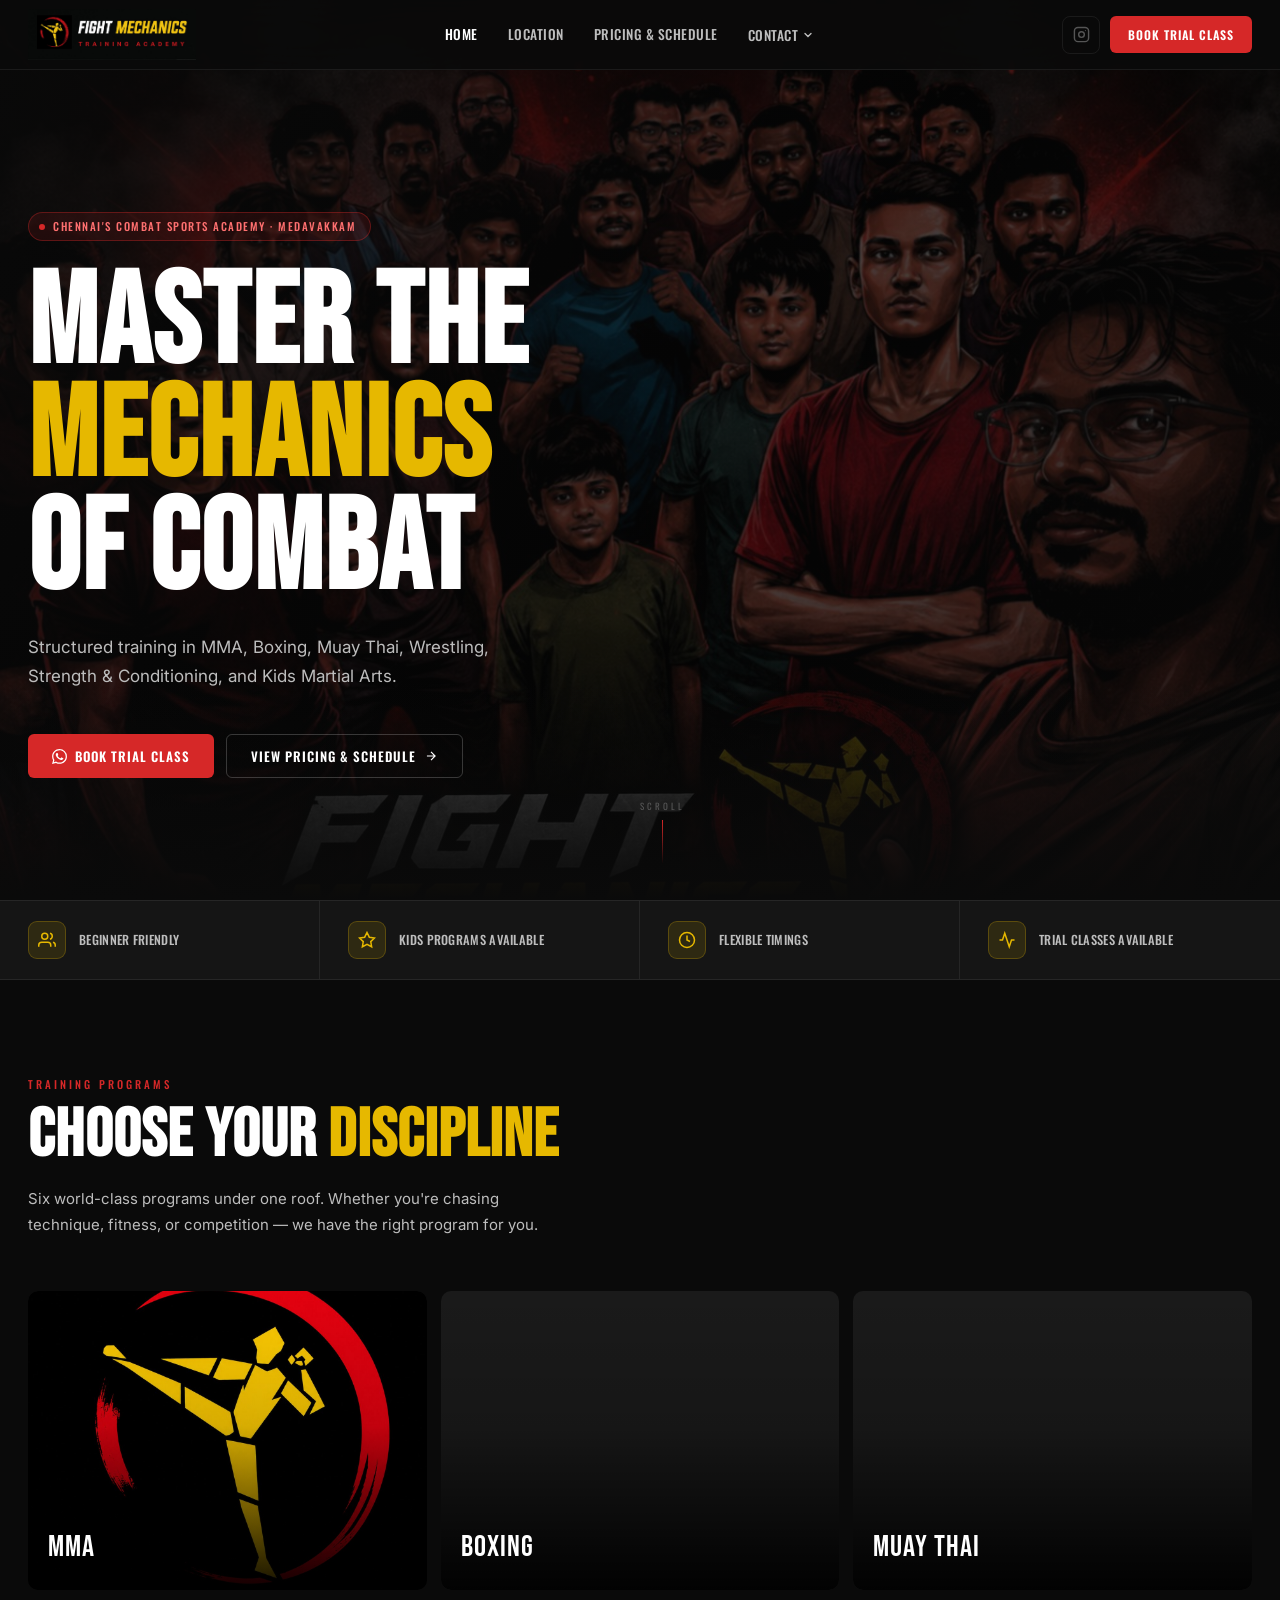
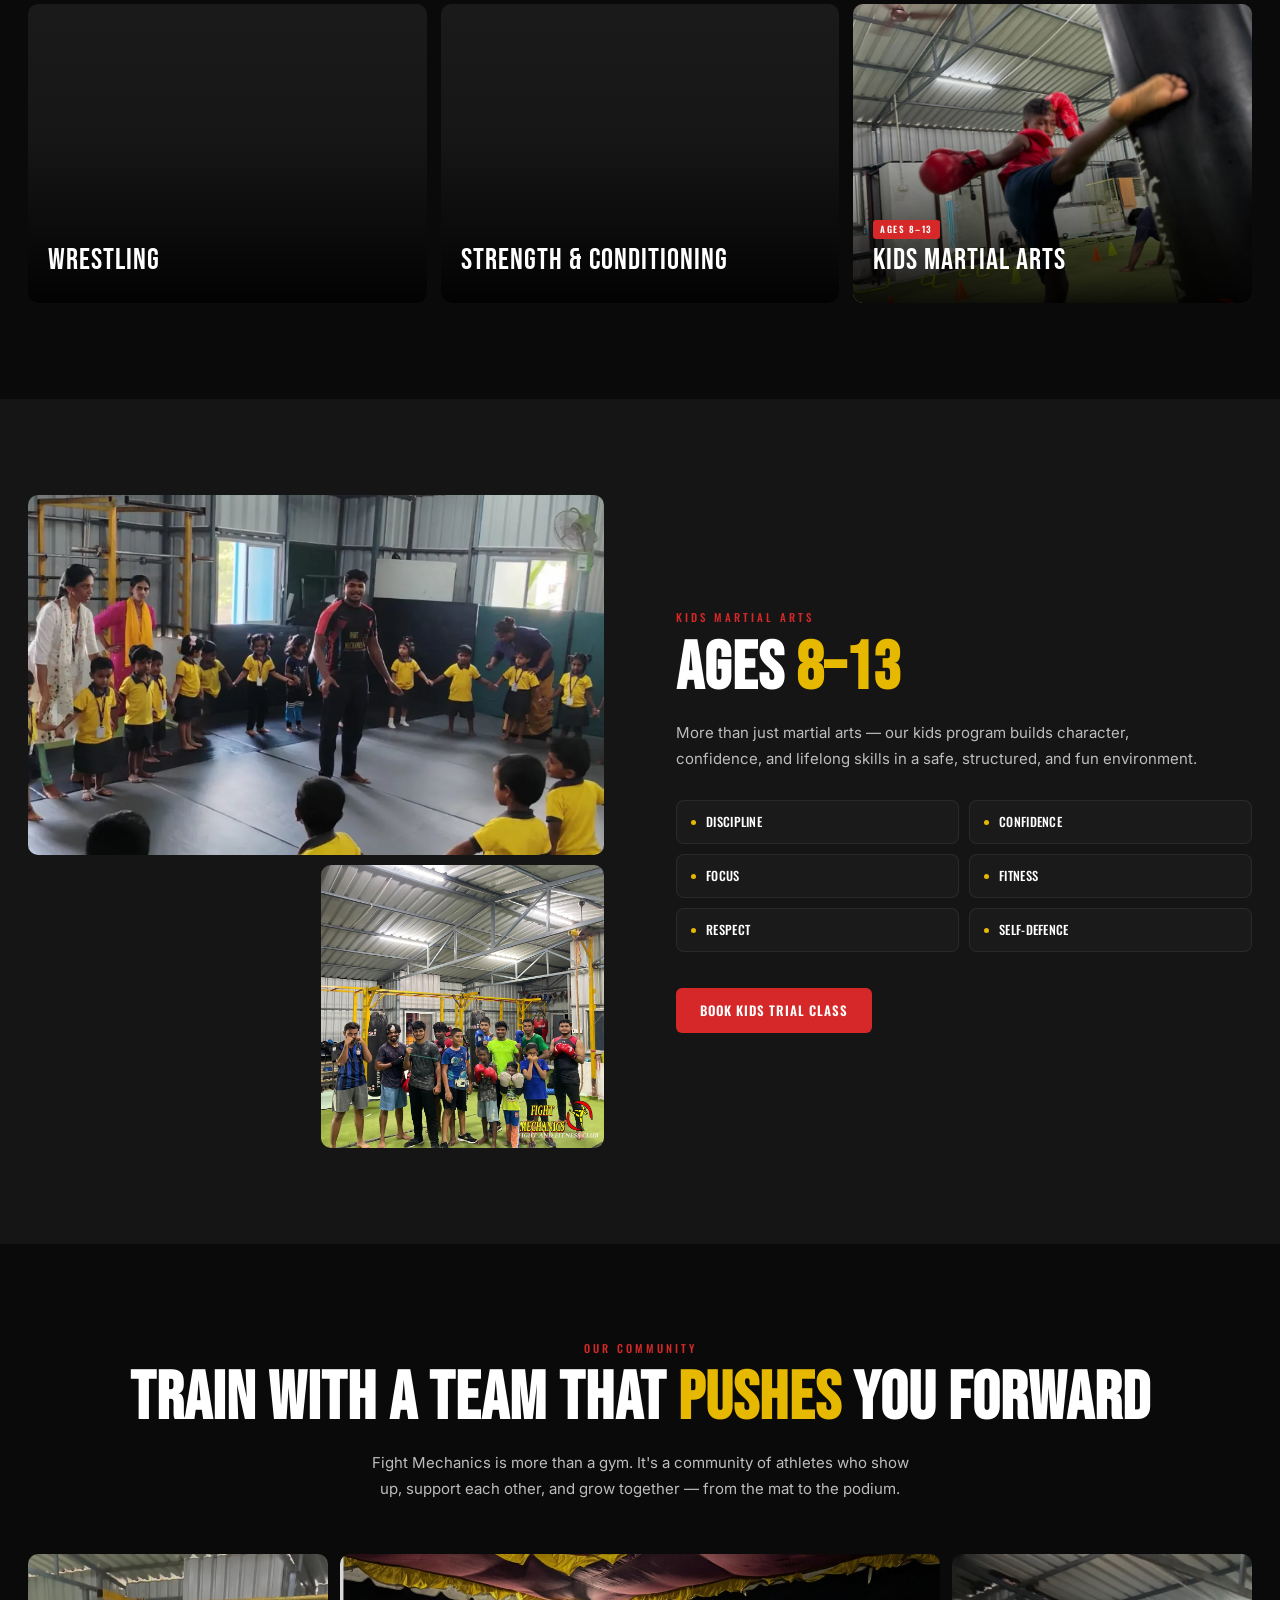
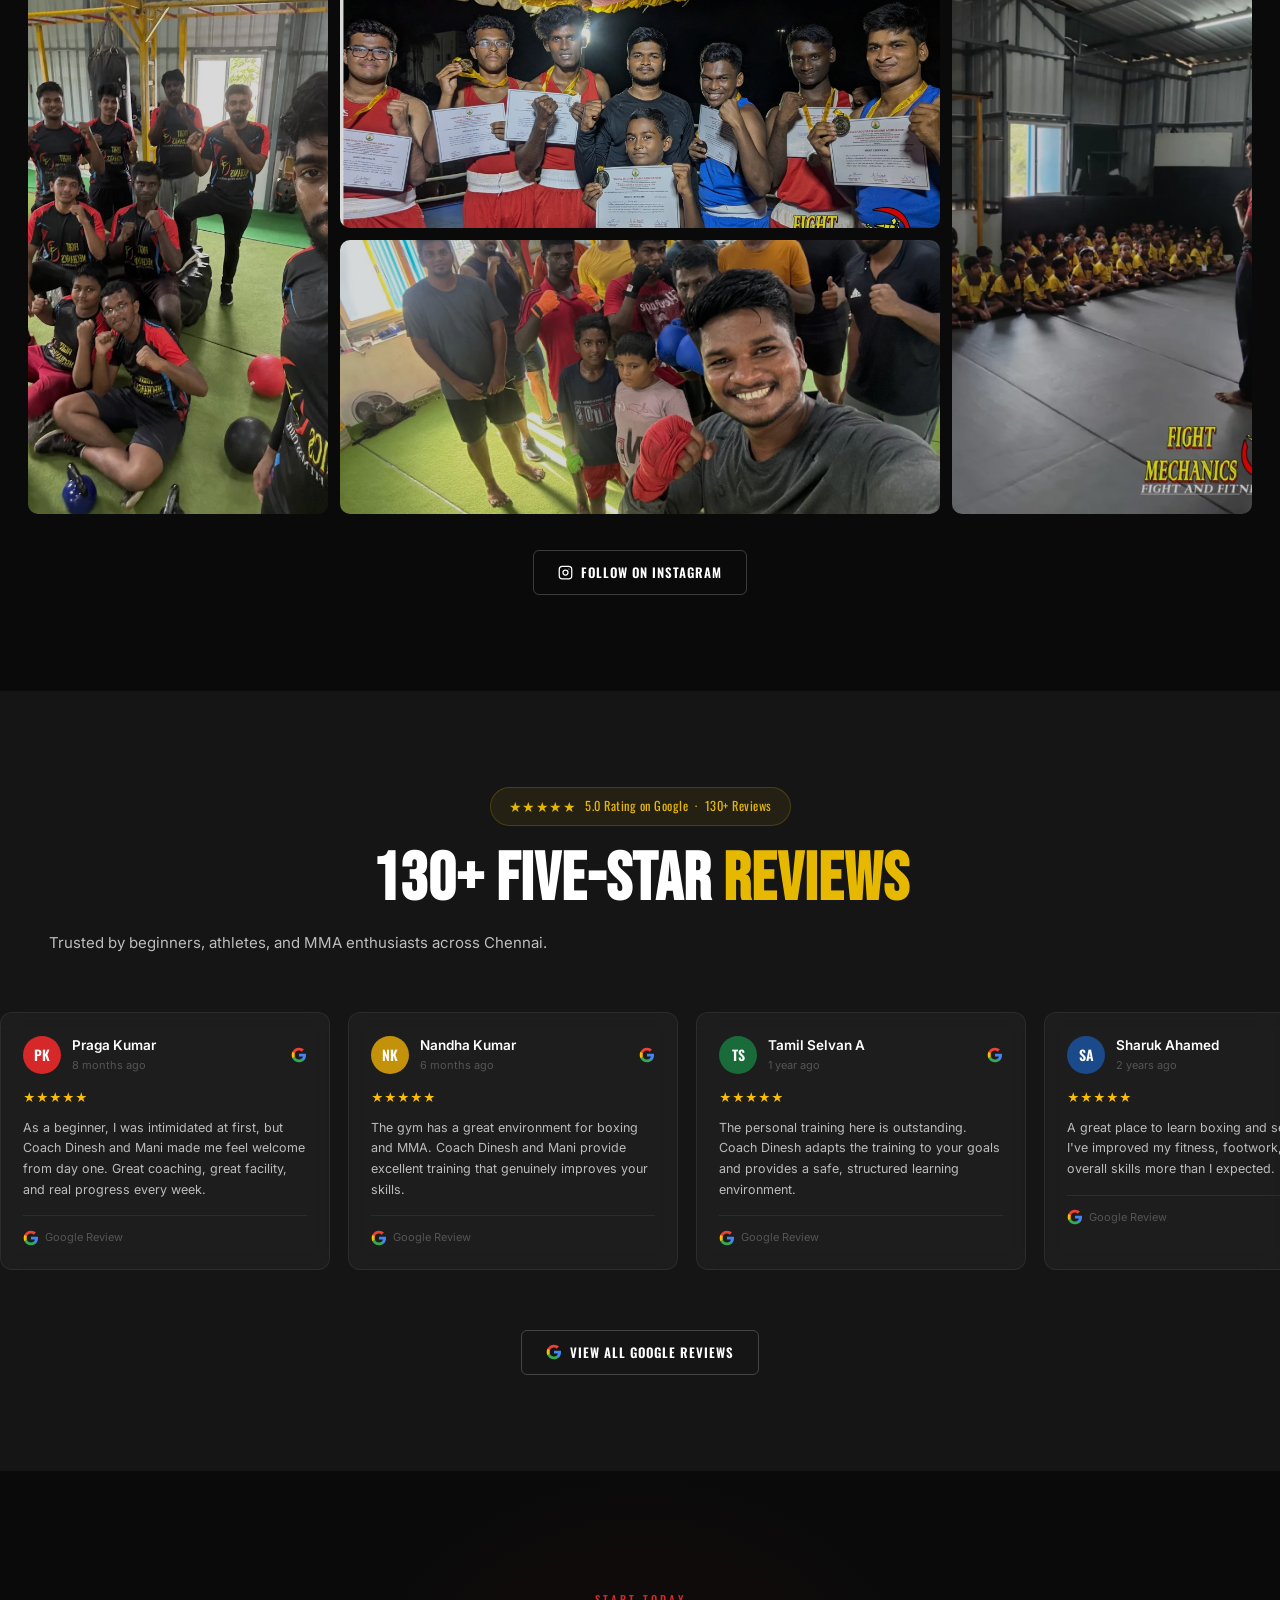
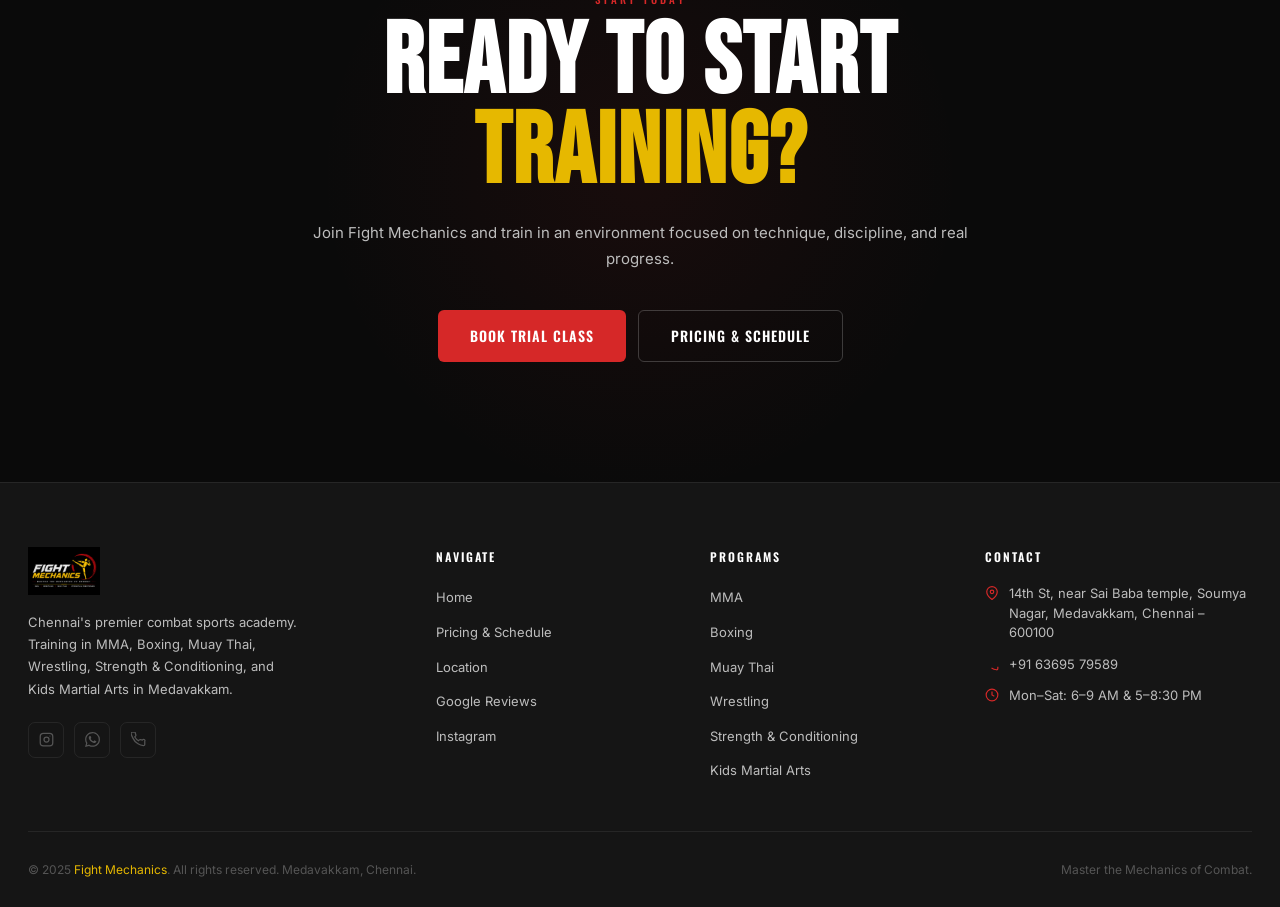
<file: index.html>
<!DOCTYPE html>
<html lang="en">
<head>
  <meta charset="UTF-8">
  <meta name="viewport" content="width=device-width, initial-scale=1.0">
  <title>Fight Mechanics – Master the Mechanics of Combat | Medavakkam, Chennai</title>
  <meta name="description" content="Fight Mechanics is Chennai's premier combat sports academy in Medavakkam. MMA, Boxing, Muay Thai, Wrestling, Strength & Conditioning, and Kids Martial Arts.">
  <link rel="icon" type="image/png" href="assets/Icon.png">
  <link rel="preconnect" href="https://fonts.googleapis.com">
  <link rel="preconnect" href="https://fonts.gstatic.com" crossorigin>
  <link href="https://fonts.googleapis.com/css2?family=Bebas+Neue&family=Oswald:wght@400;500;600;700&family=Inter:wght@300;400;500;600&display=swap" rel="stylesheet">
  <link rel="stylesheet" href="style.css">
  <style>
    /* ── HERO ── */
    .hero {
      position: relative;
      min-height: 100vh;
      display: flex;
      align-items: center;
      padding-top: var(--nav-height);
      overflow: hidden;
    }
    .hero-bg {
      position: absolute;
      inset: 0;
      background-image: url('assets/hero.png');
      background-size: cover;
      background-position: center top;
      filter: brightness(0.42);
      transform: scale(1.03);
      transition: transform 8s ease;
    }
    .hero-bg.loaded { transform: scale(1); }
    .hero-gradient {
      position: absolute;
      inset: 0;
      background: linear-gradient(120deg, rgba(10,10,10,0.88) 0%, rgba(10,10,10,0.35) 55%, rgba(10,10,10,0.65) 100%);
    }
    .hero-bottom-fade {
      position: absolute;
      bottom: 0; left: 0; right: 0;
      height: 220px;
      background: linear-gradient(to top, var(--bg-primary), transparent);
    }
    .hero-content {
      position: relative;
      z-index: 2;
      width: 100%;
      max-width: 1300px;
      margin: 0 auto;
      padding: 80px 28px 60px;
    }
    .hero-badge {
      display: inline-flex;
      align-items: center;
      gap: 8px;
      background: rgba(214,40,40,0.12);
      border: 1px solid rgba(214,40,40,0.35);
      border-radius: 100px;
      padding: 5px 14px 5px 10px;
      font-family: 'Oswald', sans-serif;
      font-size: 11px;
      font-weight: 500;
      letter-spacing: 1.5px;
      text-transform: uppercase;
      color: #ff7070;
      margin-bottom: 28px;
      animation: fadeUp 0.6s ease both;
    }
    .hero-badge-dot {
      width: 6px; height: 6px;
      background: var(--accent-red);
      border-radius: 50%;
      animation: pulse 2s infinite;
    }
    @keyframes pulse {
      0%,100% { opacity:1; transform:scale(1); }
      50% { opacity:0.5; transform:scale(0.7); }
    }
    .hero-title {
      font-family: 'Bebas Neue', sans-serif;
      font-size: clamp(60px, 11vw, 128px);
      line-height: 0.88;
      letter-spacing: 2px;
      margin-bottom: 26px;
      animation: fadeUp 0.6s ease 0.12s both;
    }
    .hero-title .gold { color: var(--accent-gold); }
    .hero-subtitle {
      font-size: clamp(14px, 1.8vw, 17px);
      color: var(--text-secondary);
      max-width: 500px;
      line-height: 1.72;
      margin-bottom: 42px;
      animation: fadeUp 0.6s ease 0.24s both;
    }
    .hero-btns {
      display: flex;
      flex-wrap: wrap;
      gap: 12px;
      animation: fadeUp 0.6s ease 0.36s both;
    }
    .hero-scroll {
      position: absolute;
      bottom: 36px;
      left: 50%;
      transform: translateX(-50%);
      display: flex;
      flex-direction: column;
      align-items: center;
      gap: 7px;
      z-index: 2;
      animation: fadeUp 0.6s ease 0.7s both;
    }
    .hero-scroll span {
      font-family: 'Oswald', sans-serif;
      font-size: 9px;
      letter-spacing: 3px;
      text-transform: uppercase;
      color: var(--text-muted);
    }
    .scroll-bar {
      width: 1px; height: 44px;
      background: linear-gradient(to bottom, var(--accent-red) 0%, transparent 100%);
      animation: scrollAnim 2.2s ease-in-out infinite;
    }
    @keyframes scrollAnim {
      0%,100% { opacity:0.2; transform:scaleY(0.4); transform-origin:top; }
      50% { opacity:1; transform:scaleY(1); }
    }
    @keyframes fadeUp {
      from { opacity:0; transform:translateY(22px); }
      to { opacity:1; transform:translateY(0); }
    }

    /* ── TRUST STRIP ── */
    .trust {
      background: var(--bg-secondary);
      border-top: 1px solid var(--border);
      border-bottom: 1px solid var(--border);
    }
    .trust-grid {
      max-width: 1300px;
      margin: 0 auto;
      display: grid;
      grid-template-columns: repeat(4, 1fr);
    }
    .trust-item {
      display: flex;
      align-items: center;
      gap: 13px;
      padding: 20px 28px;
      border-right: 1px solid var(--border);
      transition: background 0.2s;
    }
    .trust-item:last-child { border-right: none; }
    .trust-item:hover { background: rgba(230,184,0,0.04); }
    .trust-icon {
      width: 38px; height: 38px;
      background: var(--accent-gold-dim);
      border: 1px solid var(--border-gold);
      border-radius: 9px;
      display: flex; align-items: center; justify-content: center;
      color: var(--accent-gold);
      flex-shrink: 0;
    }
    .trust-label {
      font-family: 'Oswald', sans-serif;
      font-size: 12.5px;
      font-weight: 500;
      letter-spacing: 0.3px;
      text-transform: uppercase;
      color: var(--text-secondary);
    }


    /* ── PROGRAMS ── */
    .programs { padding: 96px 28px; }
    .programs-inner { max-width: 1300px; margin: 0 auto; }
    .programs-grid {
      display: grid;
      grid-template-columns: repeat(3, 1fr);
      gap: 14px;
      margin-top: 52px;
    }
    .prog-card {
      position: relative;
      border-radius: var(--radius);
      overflow: hidden;
      background: var(--bg-card);
      cursor: default;
      aspect-ratio: 4/3;
    }

    .prog-media {
      position: absolute;
      inset: 0;
      width: 100%; height: 100%;
      object-fit: cover;
      transition: transform 0.55s ease;
    }
    .prog-card:hover .prog-media { transform: scale(1.06); }

    .prog-overlay {
      position: absolute;
      inset: 0;
      background: linear-gradient(to top, rgba(0,0,0,0.92) 0%, rgba(0,0,0,0.15) 55%, transparent 100%);
    }

    .prog-info {
      position: absolute;
      bottom: 0; left: 0; right: 0;
      padding: 22px 20px;
      z-index: 2;
    }
    .prog-tag {
      display: inline-block;
      background: var(--accent-red);
      color: #fff;
      font-family: 'Oswald', sans-serif;
      font-size: 9px;
      font-weight: 600;
      letter-spacing: 1.5px;
      text-transform: uppercase;
      padding: 2px 7px;
      border-radius: 3px;
      margin-bottom: 6px;
    }
    .prog-name {
      font-family: 'Bebas Neue', sans-serif;
      font-size: 30px;
      letter-spacing: 1px;
      line-height: 1;
      margin-bottom: 6px;
    }
    .prog-desc {
      font-size: 12px;
      color: rgba(255,255,255,0.65);
      line-height: 1.5;
      max-height: 0;
      overflow: hidden;
      transition: max-height 0.35s ease, opacity 0.35s ease;
      opacity: 0;
    }
    .prog-card:hover .prog-desc {
      max-height: 80px;
      opacity: 1;
    }

    /* ── KIDS ── */
    .kids { background: var(--bg-secondary); padding: 96px 28px; }
    .kids-inner {
      max-width: 1300px;
      margin: 0 auto;
      display: grid;
      grid-template-columns: 1fr 1fr;
      gap: 72px;
      align-items: center;
    }
    .kids-media {
      display: grid;
      grid-template-columns: 1fr 1fr;
      gap: 10px;
    }
    .kids-media-main {
      grid-column: span 2;
      aspect-ratio: 16/10;
      border-radius: var(--radius);
      overflow: hidden;
      position: relative;
    }
    .kids-media-sub {
      aspect-ratio: 1;
      border-radius: var(--radius);
      overflow: hidden;
      position: relative;
    }
    .kids-media-main img,
    .kids-media-main video,
    .kids-media-sub img,
    .kids-media-sub video {
      width: 100%; height: 100%;
      object-fit: cover;
      transition: transform 0.5s ease;
    }
    .kids-media-main:hover img,
    .kids-media-main:hover video,
    .kids-media-sub:hover img,
    .kids-media-sub:hover video { transform: scale(1.04); }

    .kids-content { }
    .kids-pillars {
      display: grid;
      grid-template-columns: 1fr 1fr;
      gap: 10px;
      margin: 28px 0 36px;
    }
    .kids-pillar {
      display: flex;
      align-items: center;
      gap: 10px;
      padding: 11px 14px;
      background: var(--bg-card);
      border: 1px solid var(--border);
      border-radius: 8px;
      font-family: 'Oswald', sans-serif;
      font-size: 12.5px;
      font-weight: 500;
      text-transform: uppercase;
      letter-spacing: 0.3px;
      transition: border-color 0.2s;
    }
    .kids-pillar:hover { border-color: var(--accent-gold); }
    .kids-pillar-dot { width: 5px; height: 5px; background: var(--accent-gold); border-radius: 50%; flex-shrink: 0; }

    /* ── COMMUNITY ── */
    .community { padding: 96px 28px; }
    .community-inner { max-width: 1300px; margin: 0 auto; }
    .community-header { text-align: center; margin-bottom: 52px; }
    .community-header .section-sub { margin: 0 auto; text-align: center; }
    .comm-grid {
      display: grid;
      grid-template-columns: 1fr 2fr 1fr;
      grid-template-rows: 1fr 1fr;
      gap: 12px;
      height: 560px;
    }
    .comm-item {
      border-radius: var(--radius);
      overflow: hidden;
      position: relative;
    }
    .comm-item:nth-child(1) { grid-row: span 2; }
    .comm-item:nth-child(2) { grid-column: 2; grid-row: 1; }
    .comm-item:nth-child(3) { grid-column: 2; grid-row: 2; }
    .comm-item:nth-child(4) { grid-column: 3; grid-row: span 2; }
    .comm-item img {
      width: 100%; height: 100%;
      object-fit: cover;
      filter: brightness(0.85);
      transition: transform 0.5s ease, filter 0.4s ease;
    }
    .comm-item:hover img { transform: scale(1.04); filter: brightness(1); }
    .comm-cta { text-align: center; margin-top: 36px; }

    /* ── REVIEWS ── */
    .reviews { background: var(--bg-secondary); padding: 96px 0; overflow: hidden; }
    .reviews-header {
      text-align: center;
      padding: 0 28px;
      margin-bottom: 48px;
      max-width: 1300px;
      margin-left: auto;
      margin-right: auto;
      margin-bottom: 48px;
    }
    .rating-pill {
      display: inline-flex;
      align-items: center;
      gap: 9px;
      background: rgba(230,184,0,0.07);
      border: 1px solid rgba(230,184,0,0.2);
      border-radius: 100px;
      padding: 7px 18px;
      margin-bottom: 22px;
      font-family: 'Oswald', sans-serif;
      font-size: 12.5px;
      color: var(--accent-gold);
      letter-spacing: 0.5px;
    }
    .stars-row { display: flex; gap: 3px; color: var(--accent-gold); font-size: 14px; }

    .track-outer { position: relative; overflow: hidden; }
    .reviews-track {
      display: flex;
      gap: 18px;
      padding: 8px 0 24px;
      width: max-content;
      animation: autoScroll 36s linear infinite;
    }
    .reviews-track:hover { animation-play-state: paused; }
    @keyframes autoScroll {
      from { transform: translateX(0); }
      to { transform: translateX(-50%); }
    }

    .r-card {
      flex-shrink: 0;
      width: 330px;
      background: rgba(255,255,255,0.035);
      border: 1px solid rgba(255,255,255,0.07);
      border-radius: 12px;
      padding: 22px;
      backdrop-filter: blur(8px);
      -webkit-backdrop-filter: blur(8px);
      transition: border-color 0.2s, background 0.2s;
    }
    .r-card:hover {
      border-color: rgba(230,184,0,0.18);
      background: rgba(255,255,255,0.055);
    }
    .r-head { display: flex; align-items: center; gap: 11px; margin-bottom: 13px; }
    .r-avatar {
      width: 38px; height: 38px;
      border-radius: 50%;
      display: flex; align-items: center; justify-content: center;
      font-family: 'Oswald', sans-serif;
      font-size: 14px; font-weight: 600;
      color: #fff; flex-shrink: 0;
    }
    .r-meta { flex: 1; min-width: 0; }
    .r-name { font-size: 13.5px; font-weight: 600; color: var(--text-primary); white-space: nowrap; overflow: hidden; text-overflow: ellipsis; }
    .r-date { font-size: 11px; color: var(--text-muted); }
    .r-stars { display: flex; gap: 2px; color: #FBBC04; font-size: 12px; margin-bottom: 11px; }
    .r-text { font-size: 12.5px; color: var(--text-secondary); line-height: 1.65; }
    .r-footer {
      display: flex; align-items: center; gap: 6px;
      margin-top: 15px; padding-top: 13px;
      border-top: 1px solid var(--border);
      font-size: 11px; color: var(--text-muted);
    }
    .google-g { width: 16px; height: 16px; flex-shrink: 0; }

    .reviews-cta { text-align: center; padding: 36px 28px 0; }

    /* ── FINAL CTA ── */
    .final-cta {
      padding: 120px 28px;
      text-align: center;
      position: relative;
      overflow: hidden;
    }
    .final-cta::before {
      content: '';
      position: absolute;
      top: 50%; left: 50%;
      transform: translate(-50%,-50%);
      width: 700px; height: 700px;
      background: radial-gradient(circle, rgba(214,40,40,0.07) 0%, transparent 65%);
      pointer-events: none;
    }
    .final-inner { position: relative; z-index:1; max-width: 680px; margin: 0 auto; }
    .final-title {
      font-family: 'Bebas Neue', sans-serif;
      font-size: clamp(52px, 9vw, 100px);
      letter-spacing: 2px;
      line-height: 0.9;
      margin-bottom: 22px;
    }
    .final-title .gold { color: var(--accent-gold); }
    .final-sub { color: var(--text-secondary); font-size: 15px; line-height: 1.72; margin-bottom: 38px; }
    .final-btns { display: flex; gap: 12px; justify-content: center; flex-wrap: wrap; }

    /* ── RESPONSIVE ── */
    @media (max-width: 1100px) {
      .programs-grid { grid-template-columns: repeat(2,1fr); }
      .comm-grid { grid-template-columns: 1fr 1fr; height: auto; grid-template-rows: auto; }
      .comm-item { aspect-ratio: 4/3; }
      .comm-item:nth-child(1),
      .comm-item:nth-child(2),
      .comm-item:nth-child(3),
      .comm-item:nth-child(4) { grid-column: auto; grid-row: auto; }
      .comm-item:nth-child(2) { grid-column: span 2; }
    }
    @media (max-width: 900px) {
      .trust-grid { grid-template-columns: repeat(2,1fr); }
      .trust-item:nth-child(2) { border-right: none; }
      .trust-item:nth-child(3) { border-top: 1px solid var(--border); }
      .trust-item:nth-child(4) { border-right: none; border-top: 1px solid var(--border); }
      .kids-inner { grid-template-columns: 1fr; gap: 48px; }
    }
    @media (max-width: 768px) {
      .programs-grid { grid-template-columns: 1fr; }
      .kids-media { grid-template-columns: 1fr 1fr; }
      .kids-pillars { grid-template-columns: 1fr; }
      .comm-grid { grid-template-columns: 1fr 1fr; height: auto; }
      .comm-item { aspect-ratio: 1; }
      .comm-item:nth-child(2) { grid-column: span 2; aspect-ratio: 16/9; }
      .hero-btns { flex-direction: column; }
      .hero-btns .btn-primary, .hero-btns .btn-outline { justify-content: center; }
      .programs { padding: 64px 20px; }
      .kids { padding: 64px 20px; }
      .community { padding: 64px 20px; }
      .reviews { padding: 64px 0; }
      .final-cta { padding: 80px 20px; }
    }
    @media (max-width: 480px) {
      .trust-grid { grid-template-columns: 1fr; }
      .trust-item { border-right: none; border-bottom: 1px solid var(--border); }
      .trust-item:nth-child(3), .trust-item:nth-child(4) { border-top: none; }
      .trust-item:last-child { border-bottom: none; }
    }
  </style>
</head>
<body>

<!-- ══ NAVBAR ══ -->
<nav class="navbar" id="navbar">
  <div class="navbar-inner">
    <a href="index.html" class="nav-logo">
      <img src="assets/Logo_navbar.png" alt="Fight Mechanics">
    </a>

    <ul class="nav-center">
      <li><a href="index.html" class="active">Home</a></li>
      <li><a href="location.html">Location</a></li>
      <li><a href="pricing.html">Pricing &amp; Schedule</a></li>
      <li class="nav-dropdown" id="contactDropdown">
        <button class="nav-dropdown-btn">
          Contact
          <svg class="chevron" viewBox="0 0 10 10" fill="none">
            <path d="M2 3.5l3 3 3-3" stroke="currentColor" stroke-width="1.4" stroke-linecap="round"/>
          </svg>
        </button>
        <div class="dropdown-panel">
          <a href="tel:+916369579589" class="dropdown-link">
            <svg width="15" height="15" viewBox="0 0 24 24" fill="none" stroke="currentColor" stroke-width="2"><path d="M22 16.92v3a2 2 0 01-2.18 2 19.79 19.79 0 01-8.63-3.07A19.5 19.5 0 013.07 9.8 19.79 19.79 0 01.01 1.18 2 2 0 012 0h3a2 2 0 012 1.72c.127.96.361 1.903.7 2.81a2 2 0 01-.45 2.11L6.09 7.91a16 16 0 006 6l1.27-1.27a2 2 0 012.11-.45c.907.339 1.85.573 2.81.7A2 2 0 0122 14.92z"/></svg>
            +91 63695 79589
          </a>
          <a href="https://wa.me/916369579589?text=Hi%2C%20I%27d%20like%20to%20book%20a%20trial%20class%20at%20Fight%20Mechanics." target="_blank" class="dropdown-link">
            <svg width="15" height="15" viewBox="0 0 24 24" fill="currentColor"><path d="M17.472 14.382c-.297-.149-1.758-.867-2.03-.967-.273-.099-.471-.148-.67.15-.197.297-.767.966-.94 1.164-.173.199-.347.223-.644.075-.297-.15-1.255-.463-2.39-1.475-.883-.788-1.48-1.761-1.653-2.059-.173-.297-.018-.458.13-.606.134-.133.298-.347.446-.52.149-.174.198-.298.298-.497.099-.198.05-.371-.025-.52-.075-.149-.669-1.612-.916-2.207-.242-.579-.487-.5-.669-.51-.173-.008-.371-.01-.57-.01-.198 0-.52.074-.792.372-.272.297-1.04 1.016-1.04 2.479 0 1.462 1.065 2.875 1.213 3.074.149.198 2.096 3.2 5.077 4.487.709.306 1.262.489 1.694.625.712.227 1.36.195 1.871.118.571-.085 1.758-.719 2.006-1.413.248-.694.248-1.289.173-1.413-.074-.124-.272-.198-.57-.347m-5.421 7.403h-.004a9.87 9.87 0 01-5.031-1.378l-.361-.214-3.741.982.998-3.648-.235-.374a9.86 9.86 0 01-1.51-5.26c.001-5.45 4.436-9.884 9.888-9.884 2.64 0 5.122 1.03 6.988 2.898a9.825 9.825 0 012.893 6.994c-.003 5.45-4.437 9.884-9.885 9.884m8.413-18.297A11.815 11.815 0 0012.05 0C5.495 0 .16 5.335.157 11.892c0 2.096.547 4.142 1.588 5.945L.057 24l6.305-1.654a11.882 11.882 0 005.683 1.448h.005c6.554 0 11.89-5.335 11.893-11.893a11.821 11.821 0 00-3.48-8.413z"/></svg>
            WhatsApp Us
          </a>
        </div>
      </li>
    </ul>

    <div class="nav-right">
      <a href="https://www.instagram.com/fightmechanics_official/" target="_blank" class="nav-ig" aria-label="Instagram">
        <svg width="17" height="17" viewBox="0 0 24 24" fill="none" stroke="currentColor" stroke-width="2"><rect x="2" y="2" width="20" height="20" rx="5"/><circle cx="12" cy="12" r="4"/><circle cx="17.5" cy="6.5" r="0.8" fill="currentColor" stroke="none"/></svg>
      </a>
      <a href="https://wa.me/916369579589?text=Hi%2C%20I%27d%20like%20to%20book%20a%20trial%20class%20at%20Fight%20Mechanics." target="_blank" class="btn-primary" style="padding:9px 18px; font-size:12px;">Book Trial Class</a>
      <button class="nav-hamburger" id="hamburger" aria-label="Menu">
        <span></span><span></span><span></span>
      </button>
    </div>
  </div>
</nav>

<!-- Mobile Nav -->
<div class="mobile-nav" id="mobileNav">
  <a href="index.html">Home</a>
  <a href="pricing.html">Pricing &amp; Schedule</a>
  <a href="location.html">Location</a>
  <div class="mobile-divider"></div>
  <div class="mobile-contact-row">
    <a href="tel:+916369579589">📞 Call Us</a>
    <a href="https://wa.me/916369579589?text=Hi%2C%20I%27d%20like%20to%20book%20a%20trial%20class%20at%20Fight%20Mechanics." target="_blank">💬 WhatsApp</a>
  </div>
  <a href="https://www.instagram.com/fightmechanics_official/" target="_blank">📸 Instagram</a>
  <div class="mobile-divider"></div>
  <a href="https://wa.me/916369579589?text=Hi%2C%20I%27d%20like%20to%20book%20a%20trial%20class%20at%20Fight%20Mechanics." target="_blank" class="btn-primary">Book Trial Class</a>
</div>

<!-- ══ HERO ══ -->
<section class="hero">
  <div class="hero-bg" id="heroBg"></div>
  <div class="hero-gradient"></div>
  <div class="hero-bottom-fade"></div>
  <div class="hero-content">
    <div class="hero-badge">
      <div class="hero-badge-dot"></div>
      Chennai's Combat Sports Academy · Medavakkam
    </div>
    <h1 class="hero-title">
      Master The<br><span class="gold">Mechanics</span><br>Of Combat
    </h1>
    <p class="hero-subtitle">Structured training in MMA, Boxing, Muay Thai, Wrestling, Strength &amp; Conditioning, and Kids Martial Arts.</p>
    <div class="hero-btns">
      <a href="https://wa.me/916369579589?text=Hi%2C%20I%27d%20like%20to%20book%20a%20trial%20class%20at%20Fight%20Mechanics." target="_blank" class="btn-primary">
        <svg width="15" height="15" viewBox="0 0 24 24" fill="currentColor"><path d="M17.472 14.382c-.297-.149-1.758-.867-2.03-.967-.273-.099-.471-.148-.67.15-.197.297-.767.966-.94 1.164-.173.199-.347.223-.644.075-.297-.15-1.255-.463-2.39-1.475-.883-.788-1.48-1.761-1.653-2.059-.173-.297-.018-.458.13-.606.134-.133.298-.347.446-.52.149-.174.198-.298.298-.497.099-.198.05-.371-.025-.52-.075-.149-.669-1.612-.916-2.207-.242-.579-.487-.5-.669-.51-.173-.008-.371-.01-.57-.01-.198 0-.52.074-.792.372-.272.297-1.04 1.016-1.04 2.479 0 1.462 1.065 2.875 1.213 3.074.149.198 2.096 3.2 5.077 4.487.709.306 1.262.489 1.694.625.712.227 1.36.195 1.871.118.571-.085 1.758-.719 2.006-1.413.248-.694.248-1.289.173-1.413-.074-.124-.272-.198-.57-.347m-5.421 7.403h-.004a9.87 9.87 0 01-5.031-1.378l-.361-.214-3.741.982.998-3.648-.235-.374a9.86 9.86 0 01-1.51-5.26c.001-5.45 4.436-9.884 9.888-9.884 2.64 0 5.122 1.03 6.988 2.898a9.825 9.825 0 012.893 6.994c-.003 5.45-4.437 9.884-9.885 9.884m8.413-18.297A11.815 11.815 0 0012.05 0C5.495 0 .16 5.335.157 11.892c0 2.096.547 4.142 1.588 5.945L.057 24l6.305-1.654a11.882 11.882 0 005.683 1.448h.005c6.554 0 11.89-5.335 11.893-11.893a11.821 11.821 0 00-3.48-8.413z"/></svg>
        Book Trial Class
      </a>
      <a href="pricing.html" class="btn-outline">
        View Pricing &amp; Schedule
        <svg width="14" height="14" viewBox="0 0 24 24" fill="none" stroke="currentColor" stroke-width="2"><path d="M5 12h14M12 5l7 7-7 7"/></svg>
      </a>
    </div>
  </div>
  <div class="hero-scroll">
    <span>Scroll</span>
    <div class="scroll-bar"></div>
  </div>
</section>

<!-- ══ TRUST STRIP ══ -->
<div class="trust">
  <div class="trust-grid">
    <div class="trust-item">
      <div class="trust-icon"><svg width="18" height="18" viewBox="0 0 24 24" fill="none" stroke="currentColor" stroke-width="2"><path d="M17 21v-2a4 4 0 00-4-4H5a4 4 0 00-4 4v2"/><circle cx="9" cy="7" r="4"/><path d="M23 21v-2a4 4 0 00-3-3.87M16 3.13a4 4 0 010 7.75"/></svg></div>
      <span class="trust-label">Beginner Friendly</span>
    </div>
    <div class="trust-item">
      <div class="trust-icon"><svg width="18" height="18" viewBox="0 0 24 24" fill="none" stroke="currentColor" stroke-width="2"><path d="M12 2l3.09 6.26L22 9.27l-5 4.87 1.18 6.88L12 17.77l-6.18 3.25L7 14.14 2 9.27l6.91-1.01L12 2z"/></svg></div>
      <span class="trust-label">Kids Programs Available</span>
    </div>
    <div class="trust-item">
      <div class="trust-icon"><svg width="18" height="18" viewBox="0 0 24 24" fill="none" stroke="currentColor" stroke-width="2"><circle cx="12" cy="12" r="10"/><polyline points="12 6 12 12 16 14"/></svg></div>
      <span class="trust-label">Flexible Timings</span>
    </div>
    <div class="trust-item">
      <div class="trust-icon"><svg width="18" height="18" viewBox="0 0 24 24" fill="none" stroke="currentColor" stroke-width="2"><polyline points="22 12 18 12 15 21 9 3 6 12 2 12"/></svg></div>
      <span class="trust-label">Trial Classes Available</span>
    </div>
  </div>
</div>

<!-- ══ PROGRAMS ══ -->
<section class="programs">
  <div class="programs-inner">
    <div class="reveal">
      <span class="eyebrow">Training Programs</span>
      <h2 class="section-title">Choose Your <span class="gold">Discipline</span></h2>
      <p class="section-sub">Six world-class programs under one roof. Whether you're chasing technique, fitness, or competition — we have the right program for you.</p>
    </div>
    <div class="programs-grid">
      <!-- MMA -->
      <div class="prog-card reveal reveal-d1">
        <img class="prog-media" src="assets/Icon.png" alt="MMA">
        <div class="prog-overlay"></div>
        <div class="prog-info">
          <div class="prog-name">MMA</div>
          <div class="prog-desc">Mixed Martial Arts — the complete combat sport combining striking, grappling, and ground fighting into one disciplined system.</div>
        </div>
      </div>
      <!-- Boxing -->
      <div class="prog-card">
        <video class="prog-media" src="assets/Boxing.mp4" autoplay muted loop playsinline></video>
        <div class="prog-overlay"></div>
        <div class="prog-info">
          <div class="prog-name">Boxing</div>
          <div class="prog-desc">Technical striking, footwork, head movement, and combination training. From beginner to competitive boxing.</div>
        </div>
      </div>
      <!-- Muay Thai -->
      <div class="prog-card">
        <video class="prog-media" src="assets/Muay_Thai.mp4" autoplay muted loop playsinline></video>
        <div class="prog-overlay"></div>
        <div class="prog-info">
          <div class="prog-name">Muay Thai</div>
          <div class="prog-desc">The art of eight limbs. Master punches, kicks, elbows, and knees with authentic Thai boxing training.</div>
        </div>
      </div>
      <!-- Wrestling -->
      <div class="prog-card">
        <video class="prog-media" src="assets/Wrestling.mp4" autoplay muted loop playsinline></video>
        <div class="prog-overlay"></div>
        <div class="prog-info">
          <div class="prog-name">Wrestling</div>
          <div class="prog-desc">Takedowns, control, and ground dominance. Essential for MMA and powerful as a standalone discipline.</div>
        </div>
      </div>
      <!-- S&C -->
      <div class="prog-card">
        <video class="prog-media" src="assets/S&C.mp4" autoplay muted loop playsinline></video>
        <div class="prog-overlay"></div>
        <div class="prog-info">
          <div class="prog-name">Strength &amp; Conditioning</div>
          <div class="prog-desc">Fighter-focused athletic development. Build the strength, endurance, and explosiveness that combat sports demand.</div>
        </div>
      </div>
      <!-- Kids -->
      <div class="prog-card">
        <img class="prog-media" src="assets/Kids_1.jpg" alt="Kids Martial Arts">
        <div class="prog-overlay"></div>
        <div class="prog-info">
          <div class="prog-tag">Ages 8–13</div>
          <div class="prog-name">Kids Martial Arts</div>
          <div class="prog-desc">Discipline, confidence, fitness, and focus — taught in a safe and structured environment by experienced coaches.</div>
        </div>
      </div>
    </div>
  </div>
</section>

<!-- ══ KIDS ══ -->
<section class="kids">
  <div class="kids-inner">
    <div class="kids-media reveal">
      <div class="kids-media-main">
        <img src="assets/Kids_4.webp" alt="Kids martial arts session">
      </div>
      <div class="kids-media-sub">
        <video src="assets/Kids_2.mp4" autoplay muted loop playsinline style="pointer-events:none;"></video>
      </div>
      <div class="kids-media-sub">
        <img src="assets/Kids_3.jpg" alt="Kids training at Fight Mechanics">
      </div>
    </div>
    <div class="kids-content reveal reveal-d2">
      <span class="eyebrow">Kids Martial Arts</span>
      <h2 class="section-title">Ages <span class="gold">8–13</span></h2>
      <p class="section-sub">More than just martial arts — our kids program builds character, confidence, and lifelong skills in a safe, structured, and fun environment.</p>
      <div class="kids-pillars">
        <div class="kids-pillar"><div class="kids-pillar-dot"></div>Discipline</div>
        <div class="kids-pillar"><div class="kids-pillar-dot"></div>Confidence</div>
        <div class="kids-pillar"><div class="kids-pillar-dot"></div>Focus</div>
        <div class="kids-pillar"><div class="kids-pillar-dot"></div>Fitness</div>
        <div class="kids-pillar"><div class="kids-pillar-dot"></div>Respect</div>
        <div class="kids-pillar"><div class="kids-pillar-dot"></div>Self-Defence</div>
      </div>
      <a href="https://wa.me/916369579589?text=Hi%2C%20I%27d%20like%20to%20book%20a%20trial%20class%20for%20my%20child%20at%20Fight%20Mechanics." target="_blank" class="btn-primary">
        Book Kids Trial Class
      </a>
    </div>
  </div>
</section>

<!-- ══ COMMUNITY ══ -->
<section class="community">
  <div class="community-inner">
    <div class="community-header reveal">
      <span class="eyebrow">Our Community</span>
      <h2 class="section-title">Train With A Team That <span class="gold">Pushes</span> You Forward</h2>
      <p class="section-sub">Fight Mechanics is more than a gym. It's a community of athletes who show up, support each other, and grow together — from the mat to the podium.</p>
    </div>
    <div class="comm-grid">
      <div class="comm-item reveal reveal-d1"><img src="assets/Community_1.webp" alt="Fight Mechanics team"></div>
      <div class="comm-item reveal reveal-d2"><img src="assets/Community_2.jpg" alt="Fight Mechanics competition medals"></div>
      <div class="comm-item reveal reveal-d3"><img src="assets/Community_3.webp" alt="Fight Mechanics training group"></div>
      <div class="comm-item reveal reveal-d4"><img src="assets/Community_4.webp" alt="Fight Mechanics kids class"></div>
    </div>
    <div class="comm-cta reveal">
      <a href="https://www.instagram.com/fightmechanics_official/" target="_blank" class="btn-outline">
        <svg width="15" height="15" viewBox="0 0 24 24" fill="none" stroke="currentColor" stroke-width="2"><rect x="2" y="2" width="20" height="20" rx="5"/><circle cx="12" cy="12" r="4"/><circle cx="17.5" cy="6.5" r="0.8" fill="currentColor" stroke="none"/></svg>
        Follow on Instagram
      </a>
    </div>
  </div>
</section>

<!-- ══ REVIEWS ══ -->
<section class="reviews">
  <div class="reviews-header reveal">
    <div class="rating-pill">
      <div class="stars-row">★★★★★</div>
      5.0 Rating on Google &nbsp;·&nbsp; 130+ Reviews
    </div>
    <h2 class="section-title">130+ Five-Star <span class="gold">Reviews</span></h2>
    <p class="section-sub">Trusted by beginners, athletes, and MMA enthusiasts across Chennai.</p>
  </div>
  <div class="track-outer">
    <div class="reviews-track" id="reviewsTrack"></div>
  </div>
  <div class="reviews-cta reveal">
    <a href="https://share.google/8aB7JGW5Gne2M6UuV" target="_blank" class="btn-outline">
      <svg class="google-g" viewBox="0 0 24 24" fill="none"><path d="M22.56 12.25c0-.78-.07-1.53-.2-2.25H12v4.26h5.92c-.26 1.37-1.04 2.53-2.21 3.31v2.77h3.57c2.08-1.92 3.28-4.74 3.28-8.09z" fill="#4285F4"/><path d="M12 23c2.97 0 5.46-.98 7.28-2.66l-3.57-2.77c-.98.66-2.23 1.06-3.71 1.06-2.86 0-5.29-1.93-6.16-4.53H2.18v2.84C3.99 20.53 7.7 23 12 23z" fill="#34A853"/><path d="M5.84 14.09c-.22-.66-.35-1.36-.35-2.09s.13-1.43.35-2.09V7.07H2.18C1.43 8.55 1 10.22 1 12s.43 3.45 1.18 4.93l2.85-2.22.81-.62z" fill="#FBBC05"/><path d="M12 5.38c1.62 0 3.06.56 4.21 1.64l3.15-3.15C17.45 2.09 14.97 1 12 1 7.7 1 3.99 3.47 2.18 7.07l3.66 2.84c.87-2.6 3.3-4.53 6.16-4.53z" fill="#EA4335"/></svg>
      View All Google Reviews
    </a>
  </div>
</section>

<!-- ══ FINAL CTA ══ -->
<section class="final-cta">
  <div class="final-inner reveal">
    <span class="eyebrow" style="display:block; text-align:center;">Start Today</span>
    <h2 class="final-title">Ready To Start <span class="gold">Training?</span></h2>
    <p class="final-sub">Join Fight Mechanics and train in an environment focused on technique, discipline, and real progress.</p>
    <div class="final-btns">
      <a href="https://wa.me/916369579589?text=Hi%2C%20I%27d%20like%20to%20book%20a%20trial%20class%20at%20Fight%20Mechanics." target="_blank" class="btn-primary" style="padding:14px 32px; font-size:14px;">Book Trial Class</a>
      <a href="pricing.html" class="btn-outline" style="padding:14px 32px; font-size:14px;">Pricing &amp; Schedule</a>
    </div>
  </div>
</section>

<!-- ══ FOOTER ══ -->
<footer class="footer">
  <div class="footer-inner">
    <div class="footer-grid">
      <div>
        <img src="assets/Logo.png" alt="Fight Mechanics" class="footer-logo">
        <p class="footer-desc">Chennai's premier combat sports academy. Training in MMA, Boxing, Muay Thai, Wrestling, Strength &amp; Conditioning, and Kids Martial Arts in Medavakkam.</p>
        <div class="footer-socials">
          <a href="https://www.instagram.com/fightmechanics_official/" target="_blank" class="footer-social" aria-label="Instagram">
            <svg width="15" height="15" viewBox="0 0 24 24" fill="none" stroke="currentColor" stroke-width="2"><rect x="2" y="2" width="20" height="20" rx="5"/><circle cx="12" cy="12" r="4"/><circle cx="17.5" cy="6.5" r="0.8" fill="currentColor" stroke="none"/></svg>
          </a>
          <a href="https://wa.me/916369579589" target="_blank" class="footer-social" aria-label="WhatsApp">
            <svg width="15" height="15" viewBox="0 0 24 24" fill="currentColor"><path d="M17.472 14.382c-.297-.149-1.758-.867-2.03-.967-.273-.099-.471-.148-.67.15-.197.297-.767.966-.94 1.164-.173.199-.347.223-.644.075-.297-.15-1.255-.463-2.39-1.475-.883-.788-1.48-1.761-1.653-2.059-.173-.297-.018-.458.13-.606.134-.133.298-.347.446-.52.149-.174.198-.298.298-.497.099-.198.05-.371-.025-.52-.075-.149-.669-1.612-.916-2.207-.242-.579-.487-.5-.669-.51-.173-.008-.371-.01-.57-.01-.198 0-.52.074-.792.372-.272.297-1.04 1.016-1.04 2.479 0 1.462 1.065 2.875 1.213 3.074.149.198 2.096 3.2 5.077 4.487.709.306 1.262.489 1.694.625.712.227 1.36.195 1.871.118.571-.085 1.758-.719 2.006-1.413.248-.694.248-1.289.173-1.413-.074-.124-.272-.198-.57-.347m-5.421 7.403h-.004a9.87 9.87 0 01-5.031-1.378l-.361-.214-3.741.982.998-3.648-.235-.374a9.86 9.86 0 01-1.51-5.26c.001-5.45 4.436-9.884 9.888-9.884 2.64 0 5.122 1.03 6.988 2.898a9.825 9.825 0 012.893 6.994c-.003 5.45-4.437 9.884-9.885 9.884m8.413-18.297A11.815 11.815 0 0012.05 0C5.495 0 .16 5.335.157 11.892c0 2.096.547 4.142 1.588 5.945L.057 24l6.305-1.654a11.882 11.882 0 005.683 1.448h.005c6.554 0 11.89-5.335 11.893-11.893a11.821 11.821 0 00-3.48-8.413z"/></svg>
          </a>
          <a href="tel:+916369579589" class="footer-social" aria-label="Call">
            <svg width="15" height="15" viewBox="0 0 24 24" fill="none" stroke="currentColor" stroke-width="2"><path d="M22 16.92v3a2 2 0 01-2.18 2 19.79 19.79 0 01-8.63-3.07A19.5 19.5 0 013.07 9.8 19.79 19.79 0 01.01 1.18 2 2 0 012 0h3a2 2 0 012 1.72c.127.96.361 1.903.7 2.81a2 2 0 01-.45 2.11L6.09 7.91a16 16 0 006 6l1.27-1.27a2 2 0 012.11-.45c.907.339 1.85.573 2.81.7A2 2 0 0122 14.92z"/></svg>
          </a>
        </div>
      </div>
      <div>
        <div class="footer-col-title">Navigate</div>
        <ul class="footer-links">
          <li><a href="index.html">Home</a></li>
          <li><a href="pricing.html">Pricing &amp; Schedule</a></li>
          <li><a href="location.html">Location</a></li>
          <li><a href="https://share.google/8aB7JGW5Gne2M6UuV" target="_blank">Google Reviews</a></li>
          <li><a href="https://www.instagram.com/fightmechanics_official/" target="_blank">Instagram</a></li>
        </ul>
      </div>
      <div>
        <div class="footer-col-title">Programs</div>
        <ul class="footer-links">
          <li><a href="#">MMA</a></li>
          <li><a href="#">Boxing</a></li>
          <li><a href="#">Muay Thai</a></li>
          <li><a href="#">Wrestling</a></li>
          <li><a href="#">Strength &amp; Conditioning</a></li>
          <li><a href="#">Kids Martial Arts</a></li>
        </ul>
      </div>
      <div>
        <div class="footer-col-title">Contact</div>
        <div class="footer-contact-row">
          <svg width="14" height="14" viewBox="0 0 24 24" fill="none" stroke="currentColor" stroke-width="2"><path d="M21 10c0 7-9 13-9 13s-9-6-9-13a9 9 0 0118 0z"/><circle cx="12" cy="10" r="3"/></svg>
          14th St, near Sai Baba temple, Soumya Nagar, Medavakkam, Chennai – 600100
        </div>
        <div class="footer-contact-row">
          <svg width="14" height="14" viewBox="0 0 24 24" fill="none" stroke="currentColor" stroke-width="2"><path d="M22 16.92v3a2 2 0 01-2.18 2 19.79 19.79 0 01-8.63-3.07"/></svg>
          +91 63695 79589
        </div>
        <div class="footer-contact-row">
          <svg width="14" height="14" viewBox="0 0 24 24" fill="none" stroke="currentColor" stroke-width="2"><circle cx="12" cy="12" r="10"/><polyline points="12 6 12 12 16 14"/></svg>
          Mon–Sat: 6–9 AM &amp; 5–8:30 PM
        </div>
      </div>
    </div>
    <div class="footer-bottom">
      <p class="footer-copy">© 2025 <span>Fight Mechanics</span>. All rights reserved. Medavakkam, Chennai.</p>
      <p class="footer-copy">Master the Mechanics of Combat.</p>
    </div>
  </div>
</footer>

<script src="main.js"></script>
<script>
  // Hero bg
  document.getElementById('heroBg').style.backgroundImage = "url('assets/hero.png')";
  window.addEventListener('load', () => {
    document.getElementById('heroBg').classList.add('loaded');
  });

  // Reviews
  const reviews = [
    { name:"Praga Kumar", date:"8 months ago", review:"As a beginner, I was intimidated at first, but Coach Dinesh and Mani made me feel welcome from day one. Great coaching, great facility, and real progress every week." },
    { name:"Nandha Kumar", date:"6 months ago", review:"The gym has a great environment for boxing and MMA. Coach Dinesh and Mani provide excellent training that genuinely improves your skills." },
    { name:"Tamil Selvan A", date:"1 year ago", review:"The personal training here is outstanding. Coach Dinesh adapts the training to your goals and provides a safe, structured learning environment." },
    { name:"Sharuk Ahamed", date:"2 years ago", review:"A great place to learn boxing and self-defence. I've improved my fitness, footwork, and overall skills more than I expected." },
    { name:"Vigneshwaran Ravichandran", date:"1 year ago", review:"One of the best decisions I've made. The coaches are friendly, supportive, and provide excellent guidance for anyone starting MMA." },
    { name:"Suresh B.E.", date:"4 months ago", review:"After five months of training, I lost nearly 10kg and became much fitter. Excellent coaching for anyone looking to learn MMA and improve their fitness." }
  ];
  const avatarColors = ['#D62828','#c4920a','#1a6b3a','#1a4a8a','#6b1a6b','#8a3a1a'];
  const googleG = `<svg class="google-g" viewBox="0 0 24 24" fill="none"><path d="M22.56 12.25c0-.78-.07-1.53-.2-2.25H12v4.26h5.92c-.26 1.37-1.04 2.53-2.21 3.31v2.77h3.57c2.08-1.92 3.28-4.74 3.28-8.09z" fill="#4285F4"/><path d="M12 23c2.97 0 5.46-.98 7.28-2.66l-3.57-2.77c-.98.66-2.23 1.06-3.71 1.06-2.86 0-5.29-1.93-6.16-4.53H2.18v2.84C3.99 20.53 7.7 23 12 23z" fill="#34A853"/><path d="M5.84 14.09c-.22-.66-.35-1.36-.35-2.09s.13-1.43.35-2.09V7.07H2.18C1.43 8.55 1 10.22 1 12s.43 3.45 1.18 4.93l2.85-2.22.81-.62z" fill="#FBBC05"/><path d="M12 5.38c1.62 0 3.06.56 4.21 1.64l3.15-3.15C17.45 2.09 14.97 1 12 1 7.7 1 3.99 3.47 2.18 7.07l3.66 2.84c.87-2.6 3.3-4.53 6.16-4.53z" fill="#EA4335"/></svg>`;
  function initials(n) { return n.split(' ').map(w=>w[0]).join('').slice(0,2).toUpperCase(); }
  const doubled = [...reviews,...reviews];
  document.getElementById('reviewsTrack').innerHTML = doubled.map((r,i) => `
    <div class="r-card">
      <div class="r-head">
        <div class="r-avatar" style="background:${avatarColors[i%reviews.length]}">${initials(r.name)}</div>
        <div class="r-meta"><div class="r-name">${r.name}</div><div class="r-date">${r.date}</div></div>
        ${googleG}
      </div>
      <div class="r-stars">★★★★★</div>
      <div class="r-text">${r.review}</div>
      <div class="r-footer">${googleG} Google Review</div>
    </div>`).join('');
</script>
</body>
</html>
</file>
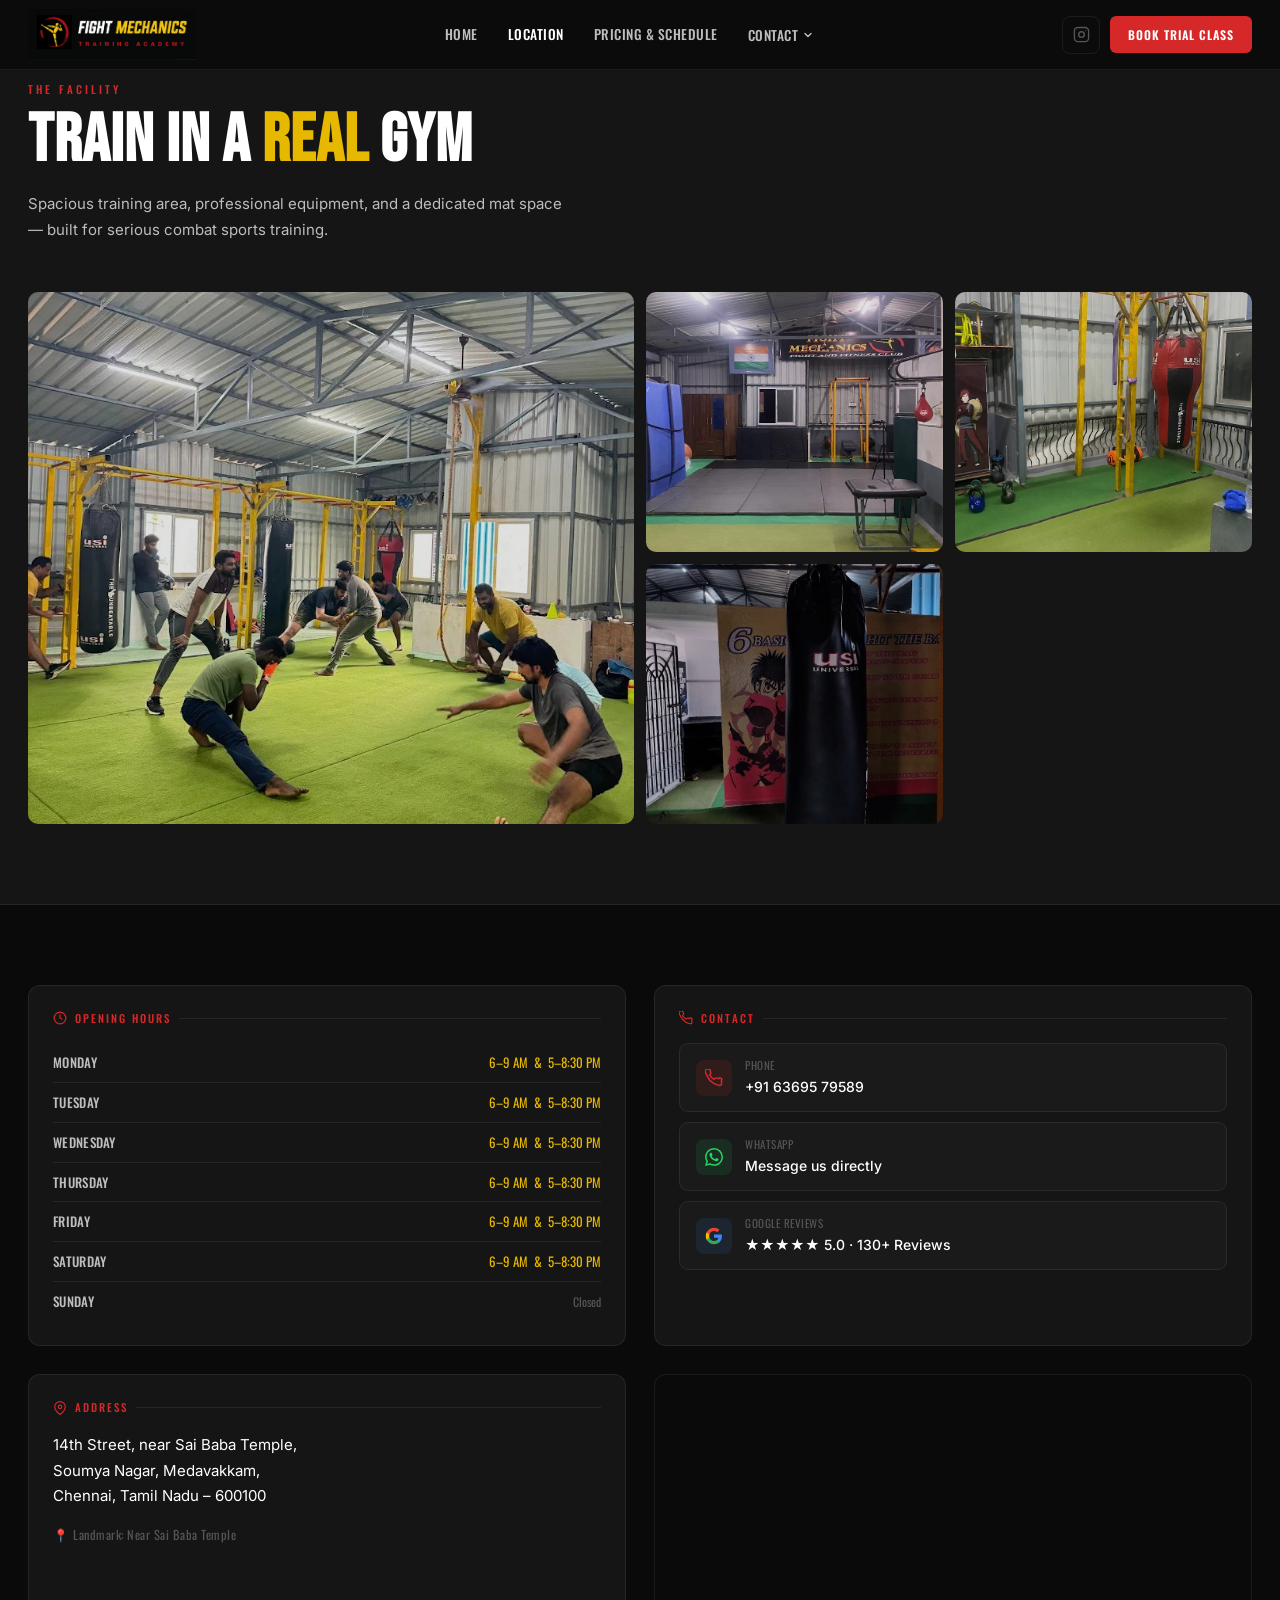
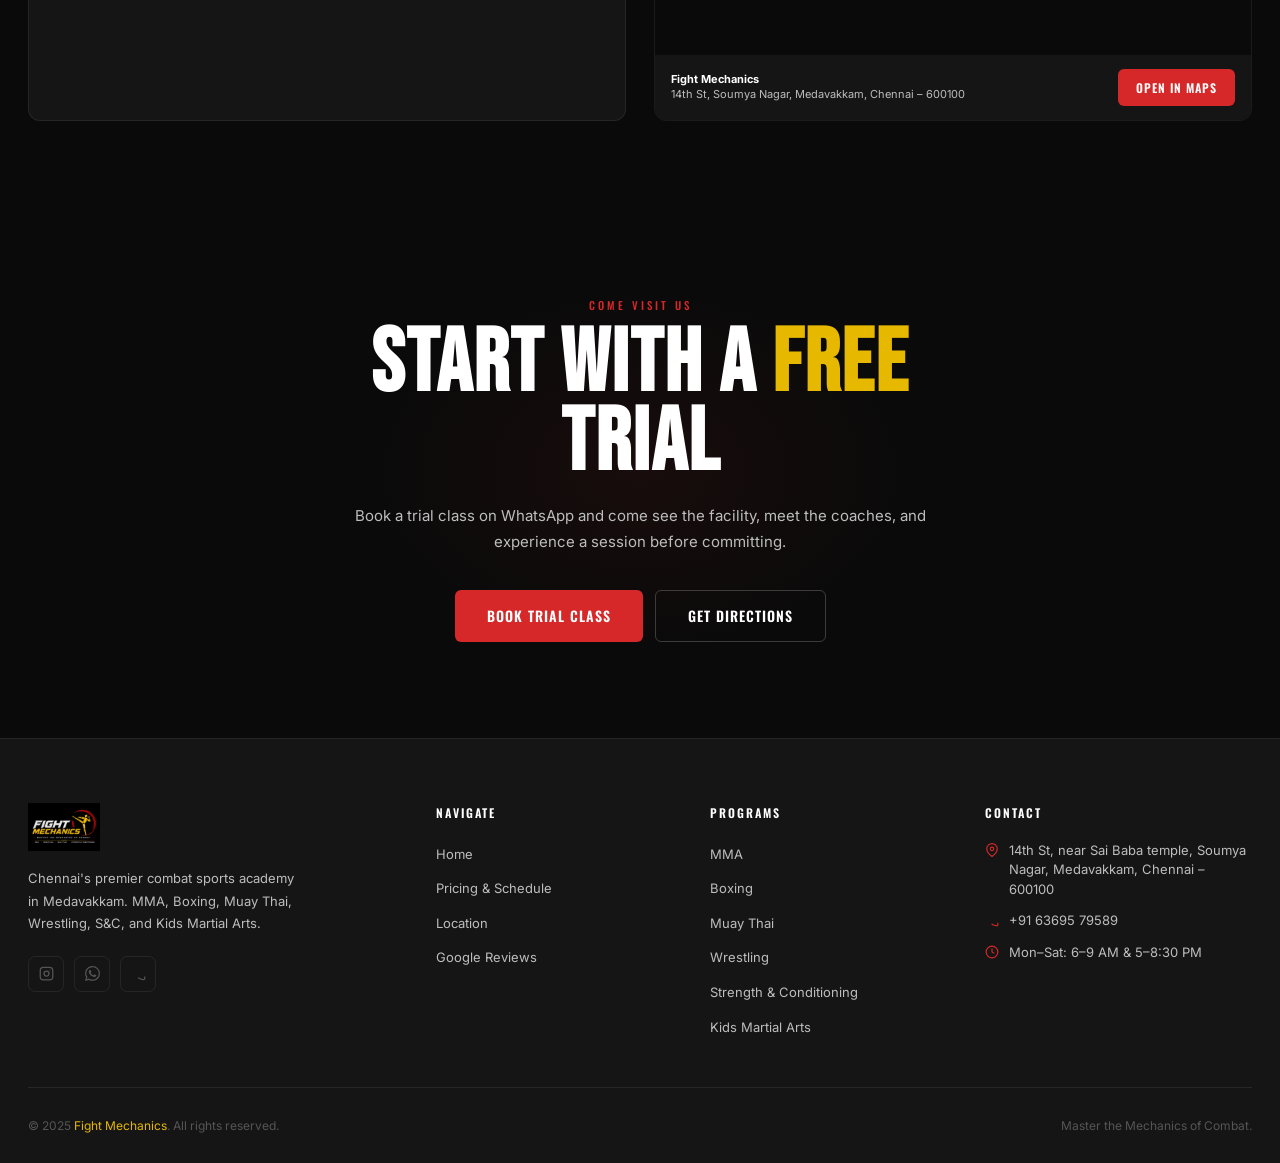
<file: location.html>
<!DOCTYPE html>
<html lang="en">
<head>
  <meta charset="UTF-8">
  <meta name="viewport" content="width=device-width, initial-scale=1.0">
  <title>Location – Fight Mechanics | Medavakkam, Chennai</title>
  <meta name="description" content="Find Fight Mechanics at 14th St, near Sai Baba temple, Soumya Nagar, Medavakkam, Chennai. Get directions, view facility photos, and contact us.">
  <link rel="icon" type="image/png" href="assets/Icon.png">
  <link rel="preconnect" href="https://fonts.googleapis.com">
  <link rel="preconnect" href="https://fonts.gstatic.com" crossorigin>
  <link href="https://fonts.googleapis.com/css2?family=Bebas+Neue&family=Oswald:wght@400;500;600;700&family=Inter:wght@300;400;500;600&display=swap" rel="stylesheet">
  <link rel="stylesheet" href="style.css">
  <style>
    /* ── PAGE HERO ── */
    .page-hero {
      position: relative;
      padding: calc(var(--nav-height) + 72px) 28px 72px;
      text-align: center;
      overflow: hidden;
    }
    .page-hero::before {
      content: '';
      position: absolute;
      inset: 0;
      background:
        radial-gradient(ellipse 60% 50% at 50% 0%, rgba(214,40,40,0.09) 0%, transparent 70%),
        radial-gradient(ellipse 30% 30% at 20% 80%, rgba(230,184,0,0.04) 0%, transparent 60%);
      pointer-events: none;
    }
    .page-hero-icon {
      width: 80px;
      margin: 0 auto 28px;
      animation: bounceIn 0.7s cubic-bezier(0.34,1.56,0.64,1) both;
    }
    @keyframes bounceIn {
      from { opacity:0; transform:scale(0.5); }
      to { opacity:1; transform:scale(1); }
    }
    .page-hero h1 {
      font-family: 'Bebas Neue', sans-serif;
      font-size: clamp(52px, 10vw, 110px);
      letter-spacing: 2px;
      line-height: 0.9;
      animation: fadeUp 0.6s ease 0.2s both;
    }
    .page-hero h1 span { color: var(--accent-gold); }
    .page-hero-sub {
      font-size: 15px;
      color: var(--text-secondary);
      margin: 18px auto 0;
      max-width: 480px;
      line-height: 1.7;
      animation: fadeUp 0.6s ease 0.35s both;
    }
    @keyframes fadeUp {
      from { opacity:0; transform:translateY(18px); }
      to { opacity:1; transform:translateY(0); }
    }

    /* ── LOCATION LAYOUT ── */
    .location-section {
      padding: 80px 28px;
    }
    .location-inner {
      max-width: 1300px;
      margin: 0 auto;
      display: grid;
      grid-template-columns: 1fr 1fr;
      gap: 28px;
      align-items: stretch;
    }

    /* ── INFO PANEL ── */
    .info-panel { display: contents; }

    .info-card {
      background: var(--bg-secondary);
      border: 1px solid var(--border);
      border-radius: 12px;
      padding: 24px;
      transition: border-color 0.2s;
      display: flex;
      flex-direction: column;
    }
    .info-card:hover { border-color: rgba(230,184,0,0.2); }
    .info-card.address-card { order: 3; }
    .info-card.hours-card { order: 1; }
    .info-card.contact-card { order: 2; }

    .info-card-title {
      font-family: 'Oswald', sans-serif;
      font-size: 11px; font-weight: 500;
      letter-spacing: 2px; text-transform: uppercase;
      color: var(--accent-red);
      margin-bottom: 16px;
      display: flex; align-items: center; gap: 8px;
    }
    .info-card-title::after {
      content: '';
      flex: 1; height: 1px;
      background: var(--border);
    }

    .address-text {
      font-size: 15px;
      line-height: 1.7;
      color: var(--text-primary);
      margin-bottom: 16px;
    }
    .address-pin {
      font-size: 12.5px;
      color: var(--text-muted);
      font-family: 'Oswald', sans-serif;
      letter-spacing: 0.5px;
    }

    /* Hours table */
    .hours-table {
      width: 100%;
      border-collapse: collapse;
    }
    .hours-row {
      display: flex;
      justify-content: space-between;
      align-items: center;
      padding: 9px 0;
      border-bottom: 1px solid var(--border);
      font-size: 13px;
    }
    .hours-row:last-child { border-bottom: none; }
    .hours-day { color: var(--text-secondary); font-family: 'Oswald', sans-serif; font-size: 13px; font-weight: 500; text-transform: uppercase; letter-spacing: 0.3px; }
    .hours-time { color: var(--text-primary); font-family: 'Oswald', sans-serif; font-size: 13px; text-align: right; }
    .hours-closed { color: var(--text-muted); font-size: 12px; }
    .hours-time.open { color: var(--accent-gold); }

    /* Contact links */
    .contact-links { display: flex; flex-direction: column; gap: 10px; }
    .contact-link {
      display: flex;
      align-items: center;
      gap: 13px;
      padding: 13px 16px;
      background: var(--bg-card);
      border: 1px solid var(--border);
      border-radius: 9px;
      color: var(--text-primary);
      text-decoration: none;
      font-size: 14px;
      transition: all 0.2s;
    }
    .contact-link:hover {
      border-color: rgba(230,184,0,0.3);
      background: rgba(230,184,0,0.04);
    }
    .contact-link-icon {
      width: 36px; height: 36px;
      border-radius: 8px;
      display: flex; align-items: center; justify-content: center;
      flex-shrink: 0;
    }
    .contact-link-icon.red { background: rgba(214,40,40,0.12); color: var(--accent-red); }
    .contact-link-icon.green { background: rgba(37,211,102,0.1); color: #25D366; }
    .contact-link-icon.blue { background: rgba(66,133,244,0.1); color: #4285F4; }
    .contact-link-text { }
    .contact-link-label { font-size: 11px; color: var(--text-muted); font-family: 'Oswald', sans-serif; letter-spacing: 0.5px; text-transform: uppercase; margin-bottom: 1px; }
    .contact-link-value { font-size: 14px; font-weight: 500; color: var(--text-primary); }

    /* CTA row */
    .location-ctas { display: none; }

    /* ── MAP ── */
    .map-container {
      border-radius: 12px;
      overflow: hidden;
      border: 1px solid var(--border);
      position: relative;
      display: flex;
      flex-direction: column;
      order: 4;
    }
    .map-container iframe {
      width: 100%;
      height: 100%;
      min-height: 280px;
      display: block;
      border: none;
      filter: grayscale(30%) contrast(1.05);
      flex: 1;
    }
    .map-footer {
      background: var(--bg-secondary);
      padding: 14px 16px;
      display: flex;
      align-items: center;
      justify-content: space-between;
      gap: 10px;
      flex-wrap: wrap;
      flex-shrink: 0;
    }
    .map-address-mini {
      font-size: 11px;
      color: var(--text-secondary);
      line-height: 1.4;
    }

    /* ── GALLERY ── */
    .gallery-section {
      background: var(--bg-secondary);
      border-top: 1px solid var(--border);
      border-bottom: 1px solid var(--border);
      padding: 80px 28px;
    }
    .gallery-inner { max-width: 1300px; margin: 0 auto; }
    .gallery-header { margin-bottom: 48px; }

    .gallery-grid {
      display: grid;
      grid-template-columns: repeat(4, 1fr);
      grid-template-rows: 260px 260px;
      gap: 12px;
    }
    .gallery-item {
      border-radius: 10px;
      overflow: hidden;
      position: relative;
      cursor: default;
    }
    .gallery-item:nth-child(1) { grid-column: span 2; grid-row: span 2; }
    .gallery-item img {
      width: 100%; height: 100%;
      object-fit: cover;
      transition: transform 0.5s ease, filter 0.4s ease;
      filter: brightness(0.88);
    }
    .gallery-item:hover img { transform: scale(1.05); filter: brightness(1); }
    .gallery-item-overlay {
      position: absolute;
      inset: 0;
      background: linear-gradient(to top, rgba(0,0,0,0.5) 0%, transparent 50%);
      opacity: 0;
      transition: opacity 0.3s;
    }
    .gallery-item:hover .gallery-item-overlay { opacity: 1; }

    /* ── BOTTOM CTA ── */
    .loc-cta {
      padding: 96px 28px;
      text-align: center;
      position: relative;
      overflow: hidden;
    }
    .loc-cta::before {
      content: '';
      position: absolute;
      top: 50%; left: 50%;
      transform: translate(-50%,-50%);
      width: 600px; height: 400px;
      background: radial-gradient(ellipse, rgba(214,40,40,0.07) 0%, transparent 65%);
      pointer-events: none;
    }
    .loc-cta-inner { position: relative; z-index: 1; max-width: 640px; margin: 0 auto; }
    .loc-cta-title {
      font-family: 'Bebas Neue', sans-serif;
      font-size: clamp(44px, 8vw, 88px);
      line-height: 0.9; letter-spacing: 2px; margin-bottom: 20px;
    }
    .loc-cta-title span { color: var(--accent-gold); }
    .loc-cta-sub { font-size: 15px; color: var(--text-secondary); line-height: 1.7; margin-bottom: 36px; }
    .loc-cta-btns { display: flex; gap: 12px; justify-content: center; flex-wrap: wrap; }

    /* ── RESPONSIVE ── */
    @media (max-width: 1100px) {
      .gallery-grid { grid-template-columns: repeat(2, 1fr); grid-template-rows: auto; }
      .gallery-item:nth-child(1) { grid-column: span 2; aspect-ratio: 16/7; }
      .gallery-item { aspect-ratio: 4/3; }
    }
    @media (max-width: 768px) {
      .gallery-grid { grid-template-columns: 1fr 1fr; }
      .gallery-item:nth-child(1) { grid-column: span 2; }
      .location-inner { grid-template-columns: 1fr; }
      .info-card.address-card { order: 3; }
      .info-card.hours-card { order: 1; }
      .info-card.contact-card { order: 2; }
      .map-container { order: 4; }
      .loc-cta { padding: 72px 20px; }
      .gallery-section { padding: 56px 20px; }
      .location-section { padding: 56px 20px; }
    }
  </style>
</head>
<body>

<!-- ══ NAVBAR ══ -->
<nav class="navbar" id="navbar">
  <div class="navbar-inner">
    <a href="index.html" class="nav-logo">
      <img src="assets/Logo_navbar.png" alt="Fight Mechanics">
    </a>
    <ul class="nav-center">
      <li><a href="index.html">Home</a></li>
      <li><a href="location.html" class="active">Location</a></li>
      <li><a href="pricing.html">Pricing &amp; Schedule</a></li>
      <li class="nav-dropdown" id="contactDropdown">
        <button class="nav-dropdown-btn">
          Contact
          <svg class="chevron" viewBox="0 0 10 10" fill="none"><path d="M2 3.5l3 3 3-3" stroke="currentColor" stroke-width="1.4" stroke-linecap="round"/></svg>
        </button>
        <div class="dropdown-panel">
          <a href="tel:+916369579589" class="dropdown-link">
            <svg width="15" height="15" viewBox="0 0 24 24" fill="none" stroke="currentColor" stroke-width="2"><path d="M22 16.92v3a2 2 0 01-2.18 2 19.79 19.79 0 01-8.63-3.07A19.5 19.5 0 013.07 9.8 19.79 19.79 0 01.01 1.18 2 2 0 012 0h3a2 2 0 012 1.72c.127.96.361 1.903.7 2.81a2 2 0 01-.45 2.11L6.09 7.91a16 16 0 006 6l1.27-1.27a2 2 0 012.11-.45c.907.339 1.85.573 2.81.7A2 2 0 0122 14.92z"/></svg>
            +91 63695 79589
          </a>
          <a href="https://wa.me/916369579589?text=Hi%2C%20I%27d%20like%20to%20book%20a%20trial%20class%20at%20Fight%20Mechanics." target="_blank" class="dropdown-link">
            <svg width="15" height="15" viewBox="0 0 24 24" fill="currentColor"><path d="M17.472 14.382c-.297-.149-1.758-.867-2.03-.967-.273-.099-.471-.148-.67.15-.197.297-.767.966-.94 1.164-.173.199-.347.223-.644.075-.297-.15-1.255-.463-2.39-1.475-.883-.788-1.48-1.761-1.653-2.059-.173-.297-.018-.458.13-.606.134-.133.298-.347.446-.52.149-.174.198-.298.298-.497.099-.198.05-.371-.025-.52-.075-.149-.669-1.612-.916-2.207-.242-.579-.487-.5-.669-.51-.173-.008-.371-.01-.57-.01-.198 0-.52.074-.792.372-.272.297-1.04 1.016-1.04 2.479 0 1.462 1.065 2.875 1.213 3.074.149.198 2.096 3.2 5.077 4.487.709.306 1.262.489 1.694.625.712.227 1.36.195 1.871.118.571-.085 1.758-.719 2.006-1.413.248-.694.248-1.289.173-1.413-.074-.124-.272-.198-.57-.347m-5.421 7.403h-.004a9.87 9.87 0 01-5.031-1.378l-.361-.214-3.741.982.998-3.648-.235-.374a9.86 9.86 0 01-1.51-5.26c.001-5.45 4.436-9.884 9.888-9.884 2.64 0 5.122 1.03 6.988 2.898a9.825 9.825 0 012.893 6.994c-.003 5.45-4.437 9.884-9.885 9.884m8.413-18.297A11.815 11.815 0 0012.05 0C5.495 0 .16 5.335.157 11.892c0 2.096.547 4.142 1.588 5.945L.057 24l6.305-1.654a11.882 11.882 0 005.683 1.448h.005c6.554 0 11.89-5.335 11.893-11.893a11.821 11.821 0 00-3.48-8.413z"/></svg>
            WhatsApp Us
          </a>
        </div>
      </li>
    </ul>
    <div class="nav-right">
      <a href="https://www.instagram.com/fightmechanics_official/" target="_blank" class="nav-ig" aria-label="Instagram">
        <svg width="17" height="17" viewBox="0 0 24 24" fill="none" stroke="currentColor" stroke-width="2"><rect x="2" y="2" width="20" height="20" rx="5"/><circle cx="12" cy="12" r="4"/><circle cx="17.5" cy="6.5" r="0.8" fill="currentColor" stroke="none"/></svg>
      </a>
      <a href="https://wa.me/916369579589?text=Hi%2C%20I%27d%20like%20to%20book%20a%20trial%20class%20at%20Fight%20Mechanics." target="_blank" class="btn-primary" style="padding:9px 18px; font-size:12px;">Book Trial Class</a>
      <button class="nav-hamburger" id="hamburger" aria-label="Menu">
        <span></span><span></span><span></span>
      </button>
    </div>
  </div>
</nav>

<!-- Mobile Nav -->
<div class="mobile-nav" id="mobileNav">
  <a href="index.html">Home</a>
  <a href="location.html">Location</a>
  <a href="pricing.html">Pricing &amp; Schedule</a>
  <div class="mobile-divider"></div>
  <div class="mobile-contact-row">
    <a href="tel:+916369579589">📞 Call Us</a>
    <a href="https://wa.me/916369579589?text=Hi%2C%20I%27d%20like%20to%20book%20a%20trial%20class%20at%20Fight%20Mechanics." target="_blank">💬 WhatsApp</a>
  </div>
  <a href="https://www.instagram.com/fightmechanics_official/" target="_blank">📸 Instagram</a>
  <div class="mobile-divider"></div>
  <a href="https://wa.me/916369579589?text=Hi%2C%20I%27d%20like%20to%20book%20a%20trial%20class%20at%20Fight%20Mechanics." target="_blank" class="btn-primary">Book Trial Class</a>
</div>

<!-- ══ FACILITY GALLERY ══ -->
<section class="gallery-section">
  <div class="gallery-inner">
    <div class="gallery-header reveal">
      <span class="eyebrow">The Facility</span>
      <h2 class="section-title">Train In A <span class="gold">Real</span> Gym</h2>
      <p class="section-sub">Spacious training area, professional equipment, and a dedicated mat space — built for serious combat sports training.</p>
    </div>
    <div class="gallery-grid">
      <div class="gallery-item reveal reveal-d1">
        <img src="assets/location_1.png" alt="Fight Mechanics training floor with wrestlers">
        <div class="gallery-item-overlay"></div>
      </div>
      <div class="gallery-item reveal reveal-d2">
        <img src="assets/location_2.png" alt="Fight Mechanics gym interior with Fight Mechanics banner">
        <div class="gallery-item-overlay"></div>
      </div>
      <div class="gallery-item reveal reveal-d3">
        <img src="assets/location_3.png" alt="Fight Mechanics punching bags and equipment">
        <div class="gallery-item-overlay"></div>
      </div>
      <div class="gallery-item reveal reveal-d2">
        <img src="assets/location_4.png" alt="Fight Mechanics heavy bag training area">
        <div class="gallery-item-overlay"></div>
      </div>
    </div>
  </div>
</section>

<!-- ══ LOCATION & MAP ══ -->
<section class="location-section">
  <div class="location-inner">

    <!-- Info Panel -->
    <div class="info-panel">

      <!-- Hours -->
      <div class="info-card hours-card reveal reveal-d1">
        <div class="info-card-title">
          <svg width="14" height="14" viewBox="0 0 24 24" fill="none" stroke="currentColor" stroke-width="2"><circle cx="12" cy="12" r="10"/><polyline points="12 6 12 12 16 14"/></svg>
          Opening Hours
        </div>
        <div class="hours-table">
          <div class="hours-row">
            <span class="hours-day">Monday</span>
            <span class="hours-time open">6–9 AM &nbsp;&amp;&nbsp; 5–8:30 PM</span>
          </div>
          <div class="hours-row">
            <span class="hours-day">Tuesday</span>
            <span class="hours-time open">6–9 AM &nbsp;&amp;&nbsp; 5–8:30 PM</span>
          </div>
          <div class="hours-row">
            <span class="hours-day">Wednesday</span>
            <span class="hours-time open">6–9 AM &nbsp;&amp;&nbsp; 5–8:30 PM</span>
          </div>
          <div class="hours-row">
            <span class="hours-day">Thursday</span>
            <span class="hours-time open">6–9 AM &nbsp;&amp;&nbsp; 5–8:30 PM</span>
          </div>
          <div class="hours-row">
            <span class="hours-day">Friday</span>
            <span class="hours-time open">6–9 AM &nbsp;&amp;&nbsp; 5–8:30 PM</span>
          </div>
          <div class="hours-row">
            <span class="hours-day">Saturday</span>
            <span class="hours-time open">6–9 AM &nbsp;&amp;&nbsp; 5–8:30 PM</span>
          </div>
          <div class="hours-row">
            <span class="hours-day">Sunday</span>
            <span class="hours-time hours-closed">Closed</span>
          </div>
        </div>
      </div>

      <!-- Contact -->
      <div class="info-card contact-card reveal reveal-d2">
        <div class="info-card-title">
          <svg width="14" height="14" viewBox="0 0 24 24" fill="none" stroke="currentColor" stroke-width="2"><path d="M22 16.92v3a2 2 0 01-2.18 2 19.79 19.79 0 01-8.63-3.07A19.5 19.5 0 013.07 9.8 19.79 19.79 0 01.01 1.18 2 2 0 012 0h3a2 2 0 012 1.72c.127.96.361 1.903.7 2.81a2 2 0 01-.45 2.11L6.09 7.91a16 16 0 006 6l1.27-1.27a2 2 0 012.11-.45c.907.339 1.85.573 2.81.7A2 2 0 0122 14.92z"/></svg>
          Contact
        </div>
        <div class="contact-links">
          <a href="tel:+916369579589" class="contact-link">
            <div class="contact-link-icon red"><svg width="18" height="18" viewBox="0 0 24 24" fill="none" stroke="currentColor" stroke-width="2"><path d="M22 16.92v3a2 2 0 01-2.18 2 19.79 19.79 0 01-8.63-3.07A19.5 19.5 0 013.07 9.8 19.79 19.79 0 01.01 1.18 2 2 0 012 0h3a2 2 0 012 1.72c.127.96.361 1.903.7 2.81a2 2 0 01-.45 2.11L6.09 7.91a16 16 0 006 6l1.27-1.27a2 2 0 012.11-.45c.907.339 1.85.573 2.81.7A2 2 0 0122 14.92z"/></svg></div>
            <div class="contact-link-text">
              <div class="contact-link-label">Phone</div>
              <div class="contact-link-value">+91 63695 79589</div>
            </div>
          </a>
          <a href="https://wa.me/916369579589?text=Hi%2C%20I%27d%20like%20to%20book%20a%20trial%20class%20at%20Fight%20Mechanics." target="_blank" class="contact-link">
            <div class="contact-link-icon green"><svg width="18" height="18" viewBox="0 0 24 24" fill="currentColor"><path d="M17.472 14.382c-.297-.149-1.758-.867-2.03-.967-.273-.099-.471-.148-.67.15-.197.297-.767.966-.94 1.164-.173.199-.347.223-.644.075-.297-.15-1.255-.463-2.39-1.475-.883-.788-1.48-1.761-1.653-2.059-.173-.297-.018-.458.13-.606.134-.133.298-.347.446-.52.149-.174.198-.298.298-.497.099-.198.05-.371-.025-.52-.075-.149-.669-1.612-.916-2.207-.242-.579-.487-.5-.669-.51-.173-.008-.371-.01-.57-.01-.198 0-.52.074-.792.372-.272.297-1.04 1.016-1.04 2.479 0 1.462 1.065 2.875 1.213 3.074.149.198 2.096 3.2 5.077 4.487.709.306 1.262.489 1.694.625.712.227 1.36.195 1.871.118.571-.085 1.758-.719 2.006-1.413.248-.694.248-1.289.173-1.413-.074-.124-.272-.198-.57-.347m-5.421 7.403h-.004a9.87 9.87 0 01-5.031-1.378l-.361-.214-3.741.982.998-3.648-.235-.374a9.86 9.86 0 01-1.51-5.26c.001-5.45 4.436-9.884 9.888-9.884 2.64 0 5.122 1.03 6.988 2.898a9.825 9.825 0 012.893 6.994c-.003 5.45-4.437 9.884-9.885 9.884m8.413-18.297A11.815 11.815 0 0012.05 0C5.495 0 .16 5.335.157 11.892c0 2.096.547 4.142 1.588 5.945L.057 24l6.305-1.654a11.882 11.882 0 005.683 1.448h.005c6.554 0 11.89-5.335 11.893-11.893a11.821 11.821 0 00-3.48-8.413z"/></svg></div>
            <div class="contact-link-text">
              <div class="contact-link-label">WhatsApp</div>
              <div class="contact-link-value">Message us directly</div>
            </div>
          </a>
          <a href="https://share.google/8aB7JGW5Gne2M6UuV" target="_blank" class="contact-link">
            <div class="contact-link-icon blue">
              <svg width="18" height="18" viewBox="0 0 24 24" fill="none"><path d="M22.56 12.25c0-.78-.07-1.53-.2-2.25H12v4.26h5.92c-.26 1.37-1.04 2.53-2.21 3.31v2.77h3.57c2.08-1.92 3.28-4.74 3.28-8.09z" fill="#4285F4"/><path d="M12 23c2.97 0 5.46-.98 7.28-2.66l-3.57-2.77c-.98.66-2.23 1.06-3.71 1.06-2.86 0-5.29-1.93-6.16-4.53H2.18v2.84C3.99 20.53 7.7 23 12 23z" fill="#34A853"/><path d="M5.84 14.09c-.22-.66-.35-1.36-.35-2.09s.13-1.43.35-2.09V7.07H2.18C1.43 8.55 1 10.22 1 12s.43 3.45 1.18 4.93l2.85-2.22.81-.62z" fill="#FBBC05"/><path d="M12 5.38c1.62 0 3.06.56 4.21 1.64l3.15-3.15C17.45 2.09 14.97 1 12 1 7.7 1 3.99 3.47 2.18 7.07l3.66 2.84c.87-2.6 3.3-4.53 6.16-4.53z" fill="#EA4335"/></svg>
            </div>
            <div class="contact-link-text">
              <div class="contact-link-label">Google Reviews</div>
              <div class="contact-link-value">★★★★★ 5.0 · 130+ Reviews</div>
            </div>
          </a>
        </div>
      </div>

      <!-- Address -->
      <div class="info-card address-card reveal reveal-d3">
        <div class="info-card-title">
          <svg width="14" height="14" viewBox="0 0 24 24" fill="none" stroke="currentColor" stroke-width="2"><path d="M21 10c0 7-9 13-9 13s-9-6-9-13a9 9 0 0118 0z"/><circle cx="12" cy="10" r="3"/></svg>
          Address
        </div>
        <p class="address-text">14th Street, near Sai Baba Temple,<br>Soumya Nagar, Medavakkam,<br>Chennai, Tamil Nadu – 600100</p>
        <p class="address-pin">📍 Landmark: Near Sai Baba Temple</p>
      </div>

      <!-- CTA Buttons -->
      <div class="location-ctas reveal reveal-d3">
        <a href="https://maps.app.goo.gl/upSugEc8o1syJfuXA" target="_blank" class="btn-primary">
          <svg width="15" height="15" viewBox="0 0 24 24" fill="none" stroke="currentColor" stroke-width="2"><path d="M21 10c0 7-9 13-9 13s-9-6-9-13a9 9 0 0118 0z"/><circle cx="12" cy="10" r="3"/></svg>
          Get Directions
        </a>
        <a href="https://wa.me/916369579589?text=Hi%2C%20I%27d%20like%20to%20book%20a%20trial%20class%20at%20Fight%20Mechanics." target="_blank" class="btn-outline">
          <svg width="15" height="15" viewBox="0 0 24 24" fill="currentColor"><path d="M17.472 14.382c-.297-.149-1.758-.867-2.03-.967-.273-.099-.471-.148-.67.15-.197.297-.767.966-.94 1.164-.173.199-.347.223-.644.075-.297-.15-1.255-.463-2.39-1.475-.883-.788-1.48-1.761-1.653-2.059-.173-.297-.018-.458.13-.606.134-.133.298-.347.446-.52.149-.174.198-.298.298-.497.099-.198.05-.371-.025-.52-.075-.149-.669-1.612-.916-2.207-.242-.579-.487-.5-.669-.51-.173-.008-.371-.01-.57-.01-.198 0-.52.074-.792.372-.272.297-1.04 1.016-1.04 2.479 0 1.462 1.065 2.875 1.213 3.074.149.198 2.096 3.2 5.077 4.487.709.306 1.262.489 1.694.625.712.227 1.36.195 1.871.118.571-.085 1.758-.719 2.006-1.413.248-.694.248-1.289.173-1.413-.074-.124-.272-.198-.57-.347m-5.421 7.403h-.004a9.87 9.87 0 01-5.031-1.378l-.361-.214-3.741.982.998-3.648-.235-.374a9.86 9.86 0 01-1.51-5.26c.001-5.45 4.436-9.884 9.888-9.884 2.64 0 5.122 1.03 6.988 2.898a9.825 9.825 0 012.893 6.994c-.003 5.45-4.437 9.884-9.885 9.884m8.413-18.297A11.815 11.815 0 0012.05 0C5.495 0 .16 5.335.157 11.892c0 2.096.547 4.142 1.588 5.945L.057 24l6.305-1.654a11.882 11.882 0 005.683 1.448h.005c6.554 0 11.89-5.335 11.893-11.893a11.821 11.821 0 00-3.48-8.413z"/></svg>
          WhatsApp Us
        </a>
        <a href="https://share.google/8aB7JGW5Gne2M6UuV" target="_blank" class="btn-outline">
          View Google Reviews
        </a>
      </div>
    </div>

    <!-- Google Map -->
    <div class="map-container reveal reveal-d4">
      <iframe
        src="https://www.google.com/maps/embed?pb=!1m18!1m12!1m3!1d3888.0!2d80.198!3d12.921!2m3!1f0!2f0!3f0!3m2!1i1024!2i768!4f13.1!3m3!1m2!1s0x3a525d5c0!2sFight%20Mechanics%2C%2014th%20St%2C%20Soumya%20Nagar%2C%20Medavakkam%2C%20Chennai%2C%20Tamil%20Nadu%20600100!5e0!3m2!1sen!2sin!4v1700000000000!5m2!1sen!2sin"
        allowfullscreen
        loading="lazy"
        referrerpolicy="no-referrer-when-downgrade"
        title="Fight Mechanics Location">
      </iframe>
      <div class="map-footer">
        <div class="map-address-mini">
          <strong style="color:var(--text-primary);">Fight Mechanics</strong><br>
          14th St, Soumya Nagar, Medavakkam, Chennai – 600100
        </div>
        <a href="https://maps.app.goo.gl/upSugEc8o1syJfuXA" target="_blank" class="btn-primary" style="padding:9px 18px; font-size:12px;">
          Open in Maps
        </a>
      </div>
    </div>

  </div>
</section>

<!-- ══ BOTTOM CTA ══ -->
<section class="loc-cta">
  <div class="loc-cta-inner reveal">
    <span class="eyebrow" style="display:block; text-align:center;">Come Visit Us</span>
    <h2 class="loc-cta-title">Start With A <span>Free</span> Trial</h2>
    <p class="loc-cta-sub">Book a trial class on WhatsApp and come see the facility, meet the coaches, and experience a session before committing.</p>
    <div class="loc-cta-btns">
      <a href="https://wa.me/916369579589?text=Hi%2C%20I%27d%20like%20to%20book%20a%20trial%20class%20at%20Fight%20Mechanics." target="_blank" class="btn-primary" style="padding:14px 32px; font-size:14px;">Book Trial Class</a>
      <a href="https://maps.app.goo.gl/upSugEc8o1syJfuXA" target="_blank" class="btn-outline" style="padding:14px 32px; font-size:14px;">Get Directions</a>
    </div>
  </div>
</section>

<!-- ══ FOOTER ══ -->
<footer class="footer">
  <div class="footer-inner">
    <div class="footer-grid">
      <div>
        <img src="assets/Logo.png" alt="Fight Mechanics" class="footer-logo">
        <p class="footer-desc">Chennai's premier combat sports academy in Medavakkam. MMA, Boxing, Muay Thai, Wrestling, S&amp;C, and Kids Martial Arts.</p>
        <div class="footer-socials">
          <a href="https://www.instagram.com/fightmechanics_official/" target="_blank" class="footer-social" aria-label="Instagram"><svg width="15" height="15" viewBox="0 0 24 24" fill="none" stroke="currentColor" stroke-width="2"><rect x="2" y="2" width="20" height="20" rx="5"/><circle cx="12" cy="12" r="4"/><circle cx="17.5" cy="6.5" r="0.8" fill="currentColor" stroke="none"/></svg></a>
          <a href="https://wa.me/916369579589" target="_blank" class="footer-social" aria-label="WhatsApp"><svg width="15" height="15" viewBox="0 0 24 24" fill="currentColor"><path d="M17.472 14.382c-.297-.149-1.758-.867-2.03-.967-.273-.099-.471-.148-.67.15-.197.297-.767.966-.94 1.164-.173.199-.347.223-.644.075-.297-.15-1.255-.463-2.39-1.475-.883-.788-1.48-1.761-1.653-2.059-.173-.297-.018-.458.13-.606.134-.133.298-.347.446-.52.149-.174.198-.298.298-.497.099-.198.05-.371-.025-.52-.075-.149-.669-1.612-.916-2.207-.242-.579-.487-.5-.669-.51-.173-.008-.371-.01-.57-.01-.198 0-.52.074-.792.372-.272.297-1.04 1.016-1.04 2.479 0 1.462 1.065 2.875 1.213 3.074.149.198 2.096 3.2 5.077 4.487.709.306 1.262.489 1.694.625.712.227 1.36.195 1.871.118.571-.085 1.758-.719 2.006-1.413.248-.694.248-1.289.173-1.413-.074-.124-.272-.198-.57-.347m-5.421 7.403h-.004a9.87 9.87 0 01-5.031-1.378l-.361-.214-3.741.982.998-3.648-.235-.374a9.86 9.86 0 01-1.51-5.26c.001-5.45 4.436-9.884 9.888-9.884 2.64 0 5.122 1.03 6.988 2.898a9.825 9.825 0 012.893 6.994c-.003 5.45-4.437 9.884-9.885 9.884m8.413-18.297A11.815 11.815 0 0012.05 0C5.495 0 .16 5.335.157 11.892c0 2.096.547 4.142 1.588 5.945L.057 24l6.305-1.654a11.882 11.882 0 005.683 1.448h.005c6.554 0 11.89-5.335 11.893-11.893a11.821 11.821 0 00-3.48-8.413z"/></svg></a>
          <a href="tel:+916369579589" class="footer-social" aria-label="Call"><svg width="15" height="15" viewBox="0 0 24 24" fill="none" stroke="currentColor" stroke-width="2"><path d="M22 16.92v3a2 2 0 01-2.18 2 19.79 19.79 0 01-8.63-3.07"/></svg></a>
        </div>
      </div>
      <div>
        <div class="footer-col-title">Navigate</div>
        <ul class="footer-links">
          <li><a href="index.html">Home</a></li>
          <li><a href="pricing.html">Pricing &amp; Schedule</a></li>
          <li><a href="location.html">Location</a></li>
          <li><a href="https://share.google/8aB7JGW5Gne2M6UuV" target="_blank">Google Reviews</a></li>
        </ul>
      </div>
      <div>
        <div class="footer-col-title">Programs</div>
        <ul class="footer-links">
          <li><a href="#">MMA</a></li>
          <li><a href="#">Boxing</a></li>
          <li><a href="#">Muay Thai</a></li>
          <li><a href="#">Wrestling</a></li>
          <li><a href="#">Strength &amp; Conditioning</a></li>
          <li><a href="#">Kids Martial Arts</a></li>
        </ul>
      </div>
      <div>
        <div class="footer-col-title">Contact</div>
        <div class="footer-contact-row"><svg width="14" height="14" viewBox="0 0 24 24" fill="none" stroke="currentColor" stroke-width="2"><path d="M21 10c0 7-9 13-9 13s-9-6-9-13a9 9 0 0118 0z"/><circle cx="12" cy="10" r="3"/></svg>14th St, near Sai Baba temple, Soumya Nagar, Medavakkam, Chennai – 600100</div>
        <div class="footer-contact-row"><svg width="14" height="14" viewBox="0 0 24 24" fill="none" stroke="currentColor" stroke-width="2"><path d="M22 16.92v3a2 2 0 01-2.18 2 19.79 19.79 0 01-8.63-3.07"/></svg>+91 63695 79589</div>
        <div class="footer-contact-row"><svg width="14" height="14" viewBox="0 0 24 24" fill="none" stroke="currentColor" stroke-width="2"><circle cx="12" cy="12" r="10"/><polyline points="12 6 12 12 16 14"/></svg>Mon–Sat: 6–9 AM &amp; 5–8:30 PM</div>
      </div>
    </div>
    <div class="footer-bottom">
      <p class="footer-copy">© 2025 <span>Fight Mechanics</span>. All rights reserved.</p>
      <p class="footer-copy">Master the Mechanics of Combat.</p>
    </div>
  </div>
</footer>

<script src="main.js"></script>
</body>
</html>
</file>
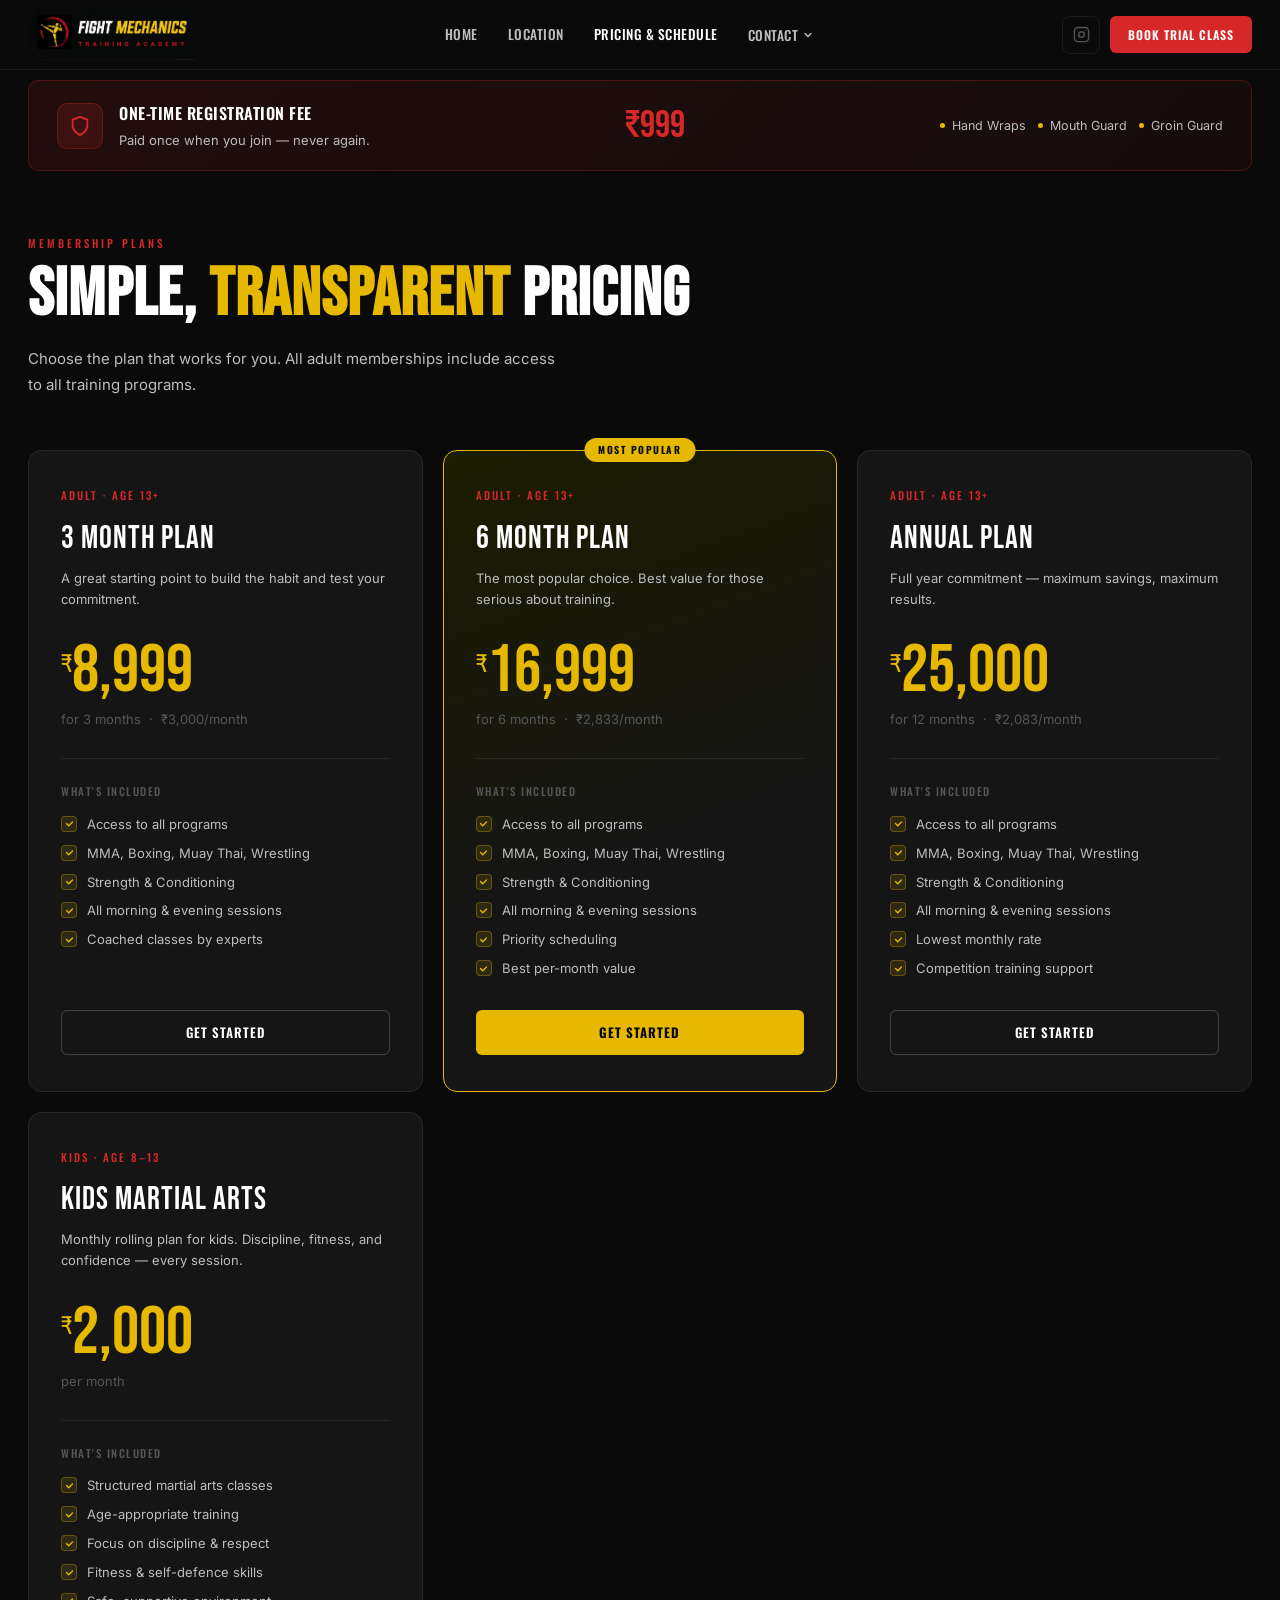
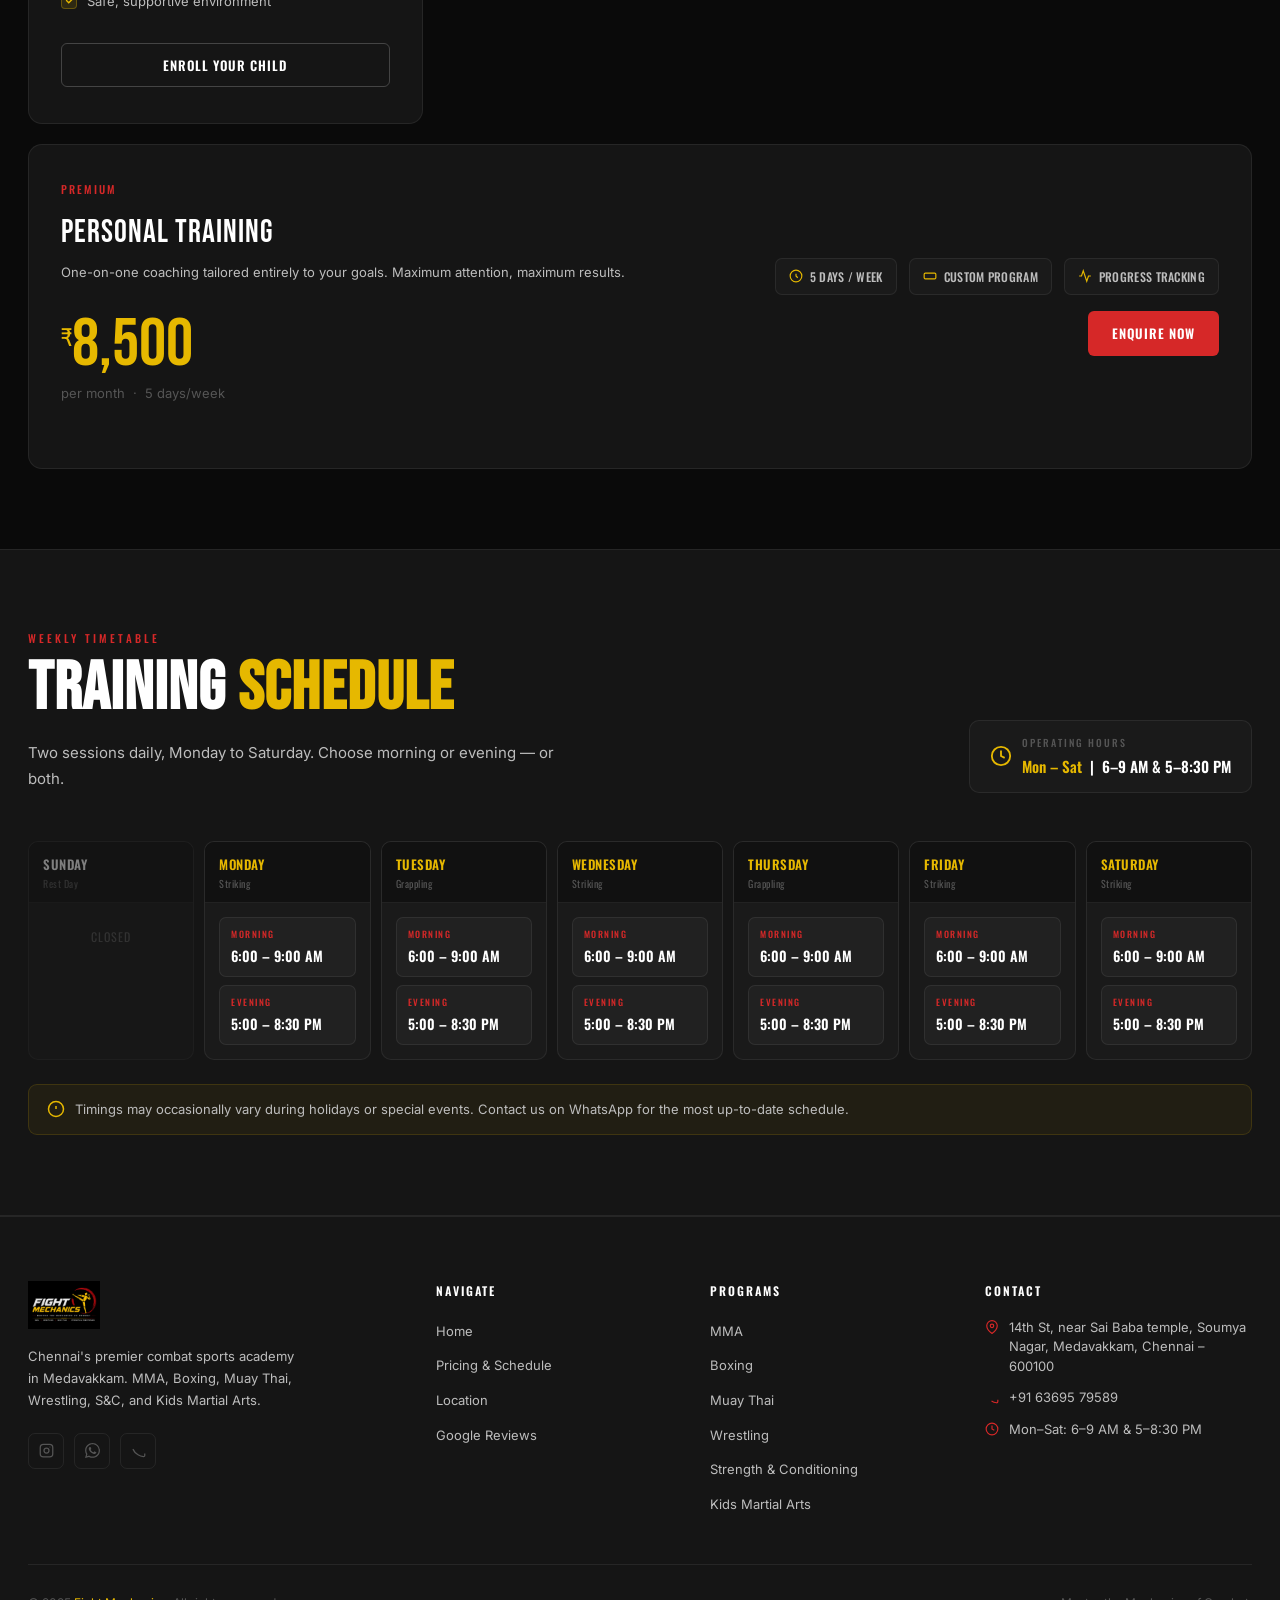
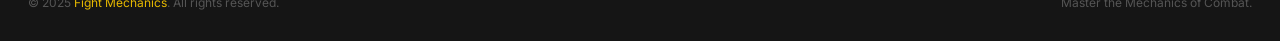
<file: pricing.html>
<!DOCTYPE html>
<html lang="en">
<head>
  <meta charset="UTF-8">
  <meta name="viewport" content="width=device-width, initial-scale=1.0">
  <title>Pricing & Schedule – Fight Mechanics | Medavakkam, Chennai</title>
  <meta name="description" content="View Fight Mechanics pricing plans and weekly training schedule. Adult memberships, Kids Martial Arts, and Personal Training in Medavakkam, Chennai.">
  <link rel="icon" type="image/png" href="assets/Icon.png">
  <link rel="preconnect" href="https://fonts.googleapis.com">
  <link rel="preconnect" href="https://fonts.gstatic.com" crossorigin>
  <link href="https://fonts.googleapis.com/css2?family=Bebas+Neue&family=Oswald:wght@400;500;600;700&family=Inter:wght@300;400;500;600&display=swap" rel="stylesheet">
  <link rel="stylesheet" href="style.css">
  <style>


    /* ── REGISTRATION BANNER ── */
    .reg-banner {
      background: linear-gradient(135deg, rgba(214,40,40,0.12) 0%, rgba(214,40,40,0.06) 100%);
      border: 1px solid rgba(214,40,40,0.25);
      border-radius: var(--radius);
      padding: 20px 28px;
      display: flex;
      align-items: center;
      justify-content: space-between;
      gap: 20px;
      flex-wrap: wrap;
      margin-bottom: 64px;
    }
    .reg-left { display: flex; align-items: center; gap: 16px; }
    .reg-icon {
      width: 46px; height: 46px;
      background: rgba(214,40,40,0.15);
      border: 1px solid rgba(214,40,40,0.3);
      border-radius: 10px;
      display: flex; align-items: center; justify-content: center;
      color: var(--accent-red);
      flex-shrink: 0;
    }
    .reg-text-title {
      font-family: 'Oswald', sans-serif;
      font-size: 16px; font-weight: 600;
      text-transform: uppercase; letter-spacing: 0.5px;
      margin-bottom: 3px;
    }
    .reg-text-sub { font-size: 13px; color: var(--text-secondary); }
    .reg-price {
      font-family: 'Bebas Neue', sans-serif;
      font-size: 38px;
      color: var(--accent-red);
      line-height: 1;
    }
    .reg-includes {
      display: flex; gap: 12px; flex-wrap: wrap;
    }
    .reg-include-item {
      display: flex; align-items: center; gap: 7px;
      font-size: 12.5px; color: var(--text-secondary);
    }
    .reg-include-dot { width: 5px; height: 5px; background: var(--accent-gold); border-radius: 50%; flex-shrink: 0; }

    /* ── PRICING SECTION ── */
    .pricing-section { padding: 80px 28px; }
    .pricing-inner { max-width: 1300px; margin: 0 auto; }

    .pricing-grid {
      display: grid;
      grid-template-columns: repeat(3, 1fr);
      gap: 20px;
      margin-top: 52px;
    }

    .price-card {
      background: var(--bg-secondary);
      border: 1px solid var(--border);
      border-radius: 14px;
      padding: 36px 32px;
      position: relative;
      transition: border-color 0.25s, transform 0.25s, box-shadow 0.25s;
      display: flex;
      flex-direction: column;
    }
    .price-card:hover {
      border-color: rgba(230,184,0,0.3);
      transform: translateY(-4px);
      box-shadow: 0 20px 48px rgba(0,0,0,0.4);
    }
    .price-card.featured {
      border-color: var(--accent-gold);
      background: linear-gradient(160deg, #1c1c00 0%, #151515 60%);
    }
    .price-card.featured:hover {
      box-shadow: 0 20px 56px rgba(230,184,0,0.15);
    }

    .price-card-badge {
      position: absolute;
      top: -13px; left: 50%;
      transform: translateX(-50%);
      background: var(--accent-gold);
      color: #0A0A0A;
      font-family: 'Oswald', sans-serif;
      font-size: 10px; font-weight: 700;
      letter-spacing: 1.5px;
      text-transform: uppercase;
      padding: 4px 14px;
      border-radius: 100px;
      white-space: nowrap;
    }

    .price-card-category {
      font-family: 'Oswald', sans-serif;
      font-size: 11px; font-weight: 500;
      letter-spacing: 2px;
      text-transform: uppercase;
      color: var(--accent-red);
      margin-bottom: 8px;
    }

    .price-card-name {
      font-family: 'Bebas Neue', sans-serif;
      font-size: 32px;
      letter-spacing: 1px;
      margin-bottom: 4px;
    }

    .price-card-desc {
      font-size: 13px;
      color: var(--text-secondary);
      margin-bottom: 28px;
      line-height: 1.6;
    }

    .price-amount {
      margin-bottom: 28px;
    }
    .price-currency {
      font-family: 'Oswald', sans-serif;
      font-size: 22px;
      color: var(--accent-gold);
      vertical-align: top;
      margin-top: 8px;
      display: inline-block;
    }
    .price-number {
      font-family: 'Bebas Neue', sans-serif;
      font-size: 68px;
      color: var(--accent-gold);
      line-height: 1;
    }
    .price-period {
      font-size: 13px;
      color: var(--text-muted);
      margin-top: 4px;
    }

    .price-divider {
      height: 1px;
      background: var(--border);
      margin-bottom: 24px;
    }

    .price-includes-title {
      font-family: 'Oswald', sans-serif;
      font-size: 11px; font-weight: 500;
      letter-spacing: 1.5px;
      text-transform: uppercase;
      color: var(--text-muted);
      margin-bottom: 14px;
    }

    .price-features {
      list-style: none;
      display: flex;
      flex-direction: column;
      gap: 10px;
      margin-bottom: 32px;
      flex: 1;
    }
    .price-feature {
      display: flex;
      align-items: flex-start;
      gap: 10px;
      font-size: 13px;
      color: var(--text-secondary);
      line-height: 1.45;
    }
    .price-check {
      width: 16px; height: 16px;
      background: rgba(230,184,0,0.12);
      border: 1px solid rgba(230,184,0,0.3);
      border-radius: 4px;
      display: flex; align-items: center; justify-content: center;
      flex-shrink: 0;
      margin-top: 1px;
    }
    .price-check svg { color: var(--accent-gold); }

    /* Personal Training card full width */
    .price-card.personal {
      grid-column: span 3;
      display: grid;
      grid-template-columns: 1fr auto;
      gap: 40px;
      align-items: center;
    }
    .personal-left { }
    .personal-right {
      display: flex;
      flex-direction: column;
      align-items: flex-end;
      gap: 16px;
    }
    .personal-perks {
      display: flex;
      gap: 12px;
      flex-wrap: wrap;
      justify-content: flex-end;
    }
    .perk-chip {
      display: flex;
      align-items: center;
      gap: 7px;
      background: var(--bg-card);
      border: 1px solid var(--border);
      border-radius: 7px;
      padding: 8px 13px;
      font-family: 'Oswald', sans-serif;
      font-size: 12px;
      font-weight: 500;
      text-transform: uppercase;
      letter-spacing: 0.3px;
      color: var(--text-secondary);
    }
    .perk-chip svg { color: var(--accent-gold); }

    /* ── SCHEDULE SECTION ── */
    .schedule-section {
      background: var(--bg-secondary);
      padding: 80px 28px;
      border-top: 1px solid var(--border);
      border-bottom: 1px solid var(--border);
    }
    .schedule-inner { max-width: 1300px; margin: 0 auto; }

    .schedule-header {
      display: grid;
      grid-template-columns: 1fr auto;
      align-items: end;
      gap: 32px;
      margin-bottom: 48px;
    }

    .hours-pill {
      display: flex;
      align-items: center;
      gap: 10px;
      background: var(--bg-card);
      border: 1px solid var(--border);
      border-radius: 10px;
      padding: 14px 20px;
    }
    .hours-icon { color: var(--accent-gold); flex-shrink: 0; }
    .hours-text { }
    .hours-label {
      font-family: 'Oswald', sans-serif;
      font-size: 10px; font-weight: 500;
      letter-spacing: 2px; text-transform: uppercase;
      color: var(--text-muted); margin-bottom: 3px;
    }
    .hours-value {
      font-family: 'Oswald', sans-serif;
      font-size: 15px; font-weight: 600;
      color: var(--text-primary);
    }
    .hours-value span { color: var(--accent-gold); }

    .schedule-grid {
      display: grid;
      grid-template-columns: repeat(7, 1fr);
      gap: 10px;
    }

    .day-card {
      background: var(--bg-card);
      border: 1px solid var(--border);
      border-radius: 10px;
      overflow: hidden;
      transition: border-color 0.2s;
    }
    .day-card:hover { border-color: rgba(230,184,0,0.2); }
    .day-card.closed { opacity: 0.45; }

    .day-header {
      background: #111;
      padding: 12px 14px 10px;
      border-bottom: 1px solid var(--border);
    }
    .day-name {
      font-family: 'Oswald', sans-serif;
      font-size: 13px; font-weight: 600;
      text-transform: uppercase;
      letter-spacing: 0.5px;
      color: var(--text-primary);
      margin-bottom: 2px;
    }
    .day-tag {
      font-size: 10px;
      color: var(--text-muted);
      font-family: 'Oswald', sans-serif;
      letter-spacing: 0.5px;
    }
    .day-card:not(.closed) .day-name { color: var(--accent-gold); }

    .day-slots {
      padding: 14px;
      display: flex;
      flex-direction: column;
      gap: 8px;
    }

    .time-slot {
      background: rgba(255,255,255,0.03);
      border: 1px solid var(--border);
      border-radius: 7px;
      padding: 9px 11px;
    }
    .time-slot-label {
      font-family: 'Oswald', sans-serif;
      font-size: 9px; font-weight: 500;
      letter-spacing: 1.5px; text-transform: uppercase;
      color: var(--accent-red); margin-bottom: 3px;
    }
    .time-slot-time {
      font-family: 'Oswald', sans-serif;
      font-size: 14px; font-weight: 600;
      color: var(--text-primary);
    }

    .closed-text {
      padding: 24px 14px;
      text-align: center;
      font-family: 'Oswald', sans-serif;
      font-size: 12px;
      color: var(--text-muted);
      letter-spacing: 1px;
      text-transform: uppercase;
    }

    .schedule-note {
      display: flex;
      align-items: center;
      gap: 10px;
      background: rgba(230,184,0,0.06);
      border: 1px solid rgba(230,184,0,0.15);
      border-radius: 9px;
      padding: 14px 18px;
      margin-top: 24px;
      font-size: 13px;
      color: var(--text-secondary);
    }
    .schedule-note svg { color: var(--accent-gold); flex-shrink: 0; }



    /* ── RESPONSIVE ── */
    @media (max-width: 1100px) {
      .pricing-grid { grid-template-columns: 1fr 1fr; }
      .price-card.personal { grid-column: span 2; }
      .schedule-grid { grid-template-columns: repeat(4, 1fr); }
    }
    @media (max-width: 900px) {
      .schedule-grid { grid-template-columns: repeat(3, 1fr); }
      .schedule-header { grid-template-columns: 1fr; }
    }
    @media (max-width: 768px) {
      .pricing-grid { grid-template-columns: 1fr; }
      .price-card.personal { grid-column: 1; display: block; }
      .personal-right { align-items: flex-start; margin-top: 24px; }
      .personal-perks { justify-content: flex-start; }
      .schedule-grid { grid-template-columns: repeat(2, 1fr); }
      .reg-banner { flex-direction: column; align-items: flex-start; }
      .pricing-section { padding: 56px 20px; }
      .schedule-section { padding: 56px 20px; }
      .pricing-cta { padding: 72px 20px; }
    }
    @media (max-width: 480px) {
      .schedule-grid { grid-template-columns: 1fr; }
    }
  </style>
</head>
<body>

<!-- ══ NAVBAR ══ -->
<nav class="navbar" id="navbar">
  <div class="navbar-inner">
    <a href="index.html" class="nav-logo">
      <img src="assets/Logo_navbar.png" alt="Fight Mechanics">
    </a>
    <ul class="nav-center">
      <li><a href="index.html">Home</a></li>
      <li><a href="location.html">Location</a></li>
      <li><a href="pricing.html" class="active">Pricing &amp; Schedule</a></li>
      <li class="nav-dropdown" id="contactDropdown">
        <button class="nav-dropdown-btn">
          Contact
          <svg class="chevron" viewBox="0 0 10 10" fill="none"><path d="M2 3.5l3 3 3-3" stroke="currentColor" stroke-width="1.4" stroke-linecap="round"/></svg>
        </button>
        <div class="dropdown-panel">
          <a href="tel:+916369579589" class="dropdown-link">
            <svg width="15" height="15" viewBox="0 0 24 24" fill="none" stroke="currentColor" stroke-width="2"><path d="M22 16.92v3a2 2 0 01-2.18 2 19.79 19.79 0 01-8.63-3.07A19.5 19.5 0 013.07 9.8 19.79 19.79 0 01.01 1.18 2 2 0 012 0h3a2 2 0 012 1.72c.127.96.361 1.903.7 2.81a2 2 0 01-.45 2.11L6.09 7.91a16 16 0 006 6l1.27-1.27a2 2 0 012.11-.45c.907.339 1.85.573 2.81.7A2 2 0 0122 14.92z"/></svg>
            +91 63695 79589
          </a>
          <a href="https://wa.me/916369579589?text=Hi%2C%20I%27d%20like%20to%20book%20a%20trial%20class%20at%20Fight%20Mechanics." target="_blank" class="dropdown-link">
            <svg width="15" height="15" viewBox="0 0 24 24" fill="currentColor"><path d="M17.472 14.382c-.297-.149-1.758-.867-2.03-.967-.273-.099-.471-.148-.67.15-.197.297-.767.966-.94 1.164-.173.199-.347.223-.644.075-.297-.15-1.255-.463-2.39-1.475-.883-.788-1.48-1.761-1.653-2.059-.173-.297-.018-.458.13-.606.134-.133.298-.347.446-.52.149-.174.198-.298.298-.497.099-.198.05-.371-.025-.52-.075-.149-.669-1.612-.916-2.207-.242-.579-.487-.5-.669-.51-.173-.008-.371-.01-.57-.01-.198 0-.52.074-.792.372-.272.297-1.04 1.016-1.04 2.479 0 1.462 1.065 2.875 1.213 3.074.149.198 2.096 3.2 5.077 4.487.709.306 1.262.489 1.694.625.712.227 1.36.195 1.871.118.571-.085 1.758-.719 2.006-1.413.248-.694.248-1.289.173-1.413-.074-.124-.272-.198-.57-.347m-5.421 7.403h-.004a9.87 9.87 0 01-5.031-1.378l-.361-.214-3.741.982.998-3.648-.235-.374a9.86 9.86 0 01-1.51-5.26c.001-5.45 4.436-9.884 9.888-9.884 2.64 0 5.122 1.03 6.988 2.898a9.825 9.825 0 012.893 6.994c-.003 5.45-4.437 9.884-9.885 9.884m8.413-18.297A11.815 11.815 0 0012.05 0C5.495 0 .16 5.335.157 11.892c0 2.096.547 4.142 1.588 5.945L.057 24l6.305-1.654a11.882 11.882 0 005.683 1.448h.005c6.554 0 11.89-5.335 11.893-11.893a11.821 11.821 0 00-3.48-8.413z"/></svg>
            WhatsApp Us
          </a>
        </div>
      </li>
    </ul>
    <div class="nav-right">
      <a href="https://www.instagram.com/fightmechanics_official/" target="_blank" class="nav-ig" aria-label="Instagram">
        <svg width="17" height="17" viewBox="0 0 24 24" fill="none" stroke="currentColor" stroke-width="2"><rect x="2" y="2" width="20" height="20" rx="5"/><circle cx="12" cy="12" r="4"/><circle cx="17.5" cy="6.5" r="0.8" fill="currentColor" stroke="none"/></svg>
      </a>
      <a href="https://wa.me/916369579589?text=Hi%2C%20I%27d%20like%20to%20book%20a%20trial%20class%20at%20Fight%20Mechanics." target="_blank" class="btn-primary" style="padding:9px 18px; font-size:12px;">Book Trial Class</a>
      <button class="nav-hamburger" id="hamburger" aria-label="Menu">
        <span></span><span></span><span></span>
      </button>
    </div>
  </div>
</nav>

<!-- Mobile Nav -->
<div class="mobile-nav" id="mobileNav">
  <a href="index.html">Home</a>
  <a href="location.html">Location</a>
  <a href="pricing.html">Pricing &amp; Schedule</a>
  <div class="mobile-divider"></div>
  <div class="mobile-contact-row">
    <a href="tel:+916369579589">📞 Call Us</a>
    <a href="https://wa.me/916369579589?text=Hi%2C%20I%27d%20like%20to%20book%20a%20trial%20class%20at%20Fight%20Mechanics." target="_blank">💬 WhatsApp</a>
  </div>
  <a href="https://www.instagram.com/fightmechanics_official/" target="_blank">📸 Instagram</a>
  <div class="mobile-divider"></div>
  <a href="https://wa.me/916369579589?text=Hi%2C%20I%27d%20like%20to%20book%20a%20trial%20class%20at%20Fight%20Mechanics." target="_blank" class="btn-primary">Book Trial Class</a>
</div>

<!-- ══ PRICING ══ -->
<section class="pricing-section">
  <div class="pricing-inner">

    <!-- Registration Banner -->
    <div class="reg-banner reveal">
      <div class="reg-left">
        <div class="reg-icon">
          <svg width="22" height="22" viewBox="0 0 24 24" fill="none" stroke="currentColor" stroke-width="2"><path d="M12 22s8-4 8-10V5l-8-3-8 3v7c0 6 8 10 8 10z"/></svg>
        </div>
        <div>
          <div class="reg-text-title">One-Time Registration Fee</div>
          <div class="reg-text-sub">Paid once when you join — never again.</div>
        </div>
      </div>
      <div class="reg-price">₹999</div>
      <div class="reg-includes">
        <div class="reg-include-item"><div class="reg-include-dot"></div> Hand Wraps</div>
        <div class="reg-include-item"><div class="reg-include-dot"></div> Mouth Guard</div>
        <div class="reg-include-item"><div class="reg-include-dot"></div> Groin Guard</div>
      </div>
    </div>

    <div class="reveal">
      <span class="eyebrow">Membership Plans</span>
      <h2 class="section-title">Simple, <span class="gold">Transparent</span> Pricing</h2>
      <p class="section-sub">Choose the plan that works for you. All adult memberships include access to all training programs.</p>
    </div>

    <div class="pricing-grid">

      <!-- 3 Months -->
      <div class="price-card reveal reveal-d1">
        <div class="price-card-category">Adult · Age 13+</div>
        <div class="price-card-name">3 Month Plan</div>
        <div class="price-card-desc">A great starting point to build the habit and test your commitment.</div>
        <div class="price-amount">
          <span class="price-currency">₹</span><span class="price-number">8,999</span>
          <div class="price-period">for 3 months &nbsp;·&nbsp; ₹3,000/month</div>
        </div>
        <div class="price-divider"></div>
        <div class="price-includes-title">What's Included</div>
        <ul class="price-features">
          <li class="price-feature"><div class="price-check"><svg width="9" height="9" viewBox="0 0 12 12" fill="none"><path d="M2 6l3 3 5-5" stroke="currentColor" stroke-width="1.8" stroke-linecap="round"/></svg></div>Access to all programs</li>
          <li class="price-feature"><div class="price-check"><svg width="9" height="9" viewBox="0 0 12 12" fill="none"><path d="M2 6l3 3 5-5" stroke="currentColor" stroke-width="1.8" stroke-linecap="round"/></svg></div>MMA, Boxing, Muay Thai, Wrestling</li>
          <li class="price-feature"><div class="price-check"><svg width="9" height="9" viewBox="0 0 12 12" fill="none"><path d="M2 6l3 3 5-5" stroke="currentColor" stroke-width="1.8" stroke-linecap="round"/></svg></div>Strength &amp; Conditioning</li>
          <li class="price-feature"><div class="price-check"><svg width="9" height="9" viewBox="0 0 12 12" fill="none"><path d="M2 6l3 3 5-5" stroke="currentColor" stroke-width="1.8" stroke-linecap="round"/></svg></div>All morning &amp; evening sessions</li>
          <li class="price-feature"><div class="price-check"><svg width="9" height="9" viewBox="0 0 12 12" fill="none"><path d="M2 6l3 3 5-5" stroke="currentColor" stroke-width="1.8" stroke-linecap="round"/></svg></div>Coached classes by experts</li>
        </ul>
        <a href="https://wa.me/916369579589?text=Hi%2C%20I%27d%20like%20to%20join%20the%203-month%20plan%20at%20Fight%20Mechanics." target="_blank" class="btn-outline" style="justify-content:center;">Get Started</a>
      </div>

      <!-- 6 Months – Featured -->
      <div class="price-card featured reveal reveal-d2">
        <div class="price-card-badge">Most Popular</div>
        <div class="price-card-category">Adult · Age 13+</div>
        <div class="price-card-name">6 Month Plan</div>
        <div class="price-card-desc">The most popular choice. Best value for those serious about training.</div>
        <div class="price-amount">
          <span class="price-currency">₹</span><span class="price-number">16,999</span>
          <div class="price-period">for 6 months &nbsp;·&nbsp; ₹2,833/month</div>
        </div>
        <div class="price-divider"></div>
        <div class="price-includes-title">What's Included</div>
        <ul class="price-features">
          <li class="price-feature"><div class="price-check"><svg width="9" height="9" viewBox="0 0 12 12" fill="none"><path d="M2 6l3 3 5-5" stroke="currentColor" stroke-width="1.8" stroke-linecap="round"/></svg></div>Access to all programs</li>
          <li class="price-feature"><div class="price-check"><svg width="9" height="9" viewBox="0 0 12 12" fill="none"><path d="M2 6l3 3 5-5" stroke="currentColor" stroke-width="1.8" stroke-linecap="round"/></svg></div>MMA, Boxing, Muay Thai, Wrestling</li>
          <li class="price-feature"><div class="price-check"><svg width="9" height="9" viewBox="0 0 12 12" fill="none"><path d="M2 6l3 3 5-5" stroke="currentColor" stroke-width="1.8" stroke-linecap="round"/></svg></div>Strength &amp; Conditioning</li>
          <li class="price-feature"><div class="price-check"><svg width="9" height="9" viewBox="0 0 12 12" fill="none"><path d="M2 6l3 3 5-5" stroke="currentColor" stroke-width="1.8" stroke-linecap="round"/></svg></div>All morning &amp; evening sessions</li>
          <li class="price-feature"><div class="price-check"><svg width="9" height="9" viewBox="0 0 12 12" fill="none"><path d="M2 6l3 3 5-5" stroke="currentColor" stroke-width="1.8" stroke-linecap="round"/></svg></div>Priority scheduling</li>
          <li class="price-feature"><div class="price-check"><svg width="9" height="9" viewBox="0 0 12 12" fill="none"><path d="M2 6l3 3 5-5" stroke="currentColor" stroke-width="1.8" stroke-linecap="round"/></svg></div>Best per-month value</li>
        </ul>
        <a href="https://wa.me/916369579589?text=Hi%2C%20I%27d%20like%20to%20join%20the%206-month%20plan%20at%20Fight%20Mechanics." target="_blank" class="btn-gold" style="justify-content:center;">Get Started</a>
      </div>

      <!-- 1 Year -->
      <div class="price-card reveal reveal-d3">
        <div class="price-card-category">Adult · Age 13+</div>
        <div class="price-card-name">Annual Plan</div>
        <div class="price-card-desc">Full year commitment — maximum savings, maximum results.</div>
        <div class="price-amount">
          <span class="price-currency">₹</span><span class="price-number">25,000</span>
          <div class="price-period">for 12 months &nbsp;·&nbsp; ₹2,083/month</div>
        </div>
        <div class="price-divider"></div>
        <div class="price-includes-title">What's Included</div>
        <ul class="price-features">
          <li class="price-feature"><div class="price-check"><svg width="9" height="9" viewBox="0 0 12 12" fill="none"><path d="M2 6l3 3 5-5" stroke="currentColor" stroke-width="1.8" stroke-linecap="round"/></svg></div>Access to all programs</li>
          <li class="price-feature"><div class="price-check"><svg width="9" height="9" viewBox="0 0 12 12" fill="none"><path d="M2 6l3 3 5-5" stroke="currentColor" stroke-width="1.8" stroke-linecap="round"/></svg></div>MMA, Boxing, Muay Thai, Wrestling</li>
          <li class="price-feature"><div class="price-check"><svg width="9" height="9" viewBox="0 0 12 12" fill="none"><path d="M2 6l3 3 5-5" stroke="currentColor" stroke-width="1.8" stroke-linecap="round"/></svg></div>Strength &amp; Conditioning</li>
          <li class="price-feature"><div class="price-check"><svg width="9" height="9" viewBox="0 0 12 12" fill="none"><path d="M2 6l3 3 5-5" stroke="currentColor" stroke-width="1.8" stroke-linecap="round"/></svg></div>All morning &amp; evening sessions</li>
          <li class="price-feature"><div class="price-check"><svg width="9" height="9" viewBox="0 0 12 12" fill="none"><path d="M2 6l3 3 5-5" stroke="currentColor" stroke-width="1.8" stroke-linecap="round"/></svg></div>Lowest monthly rate</li>
          <li class="price-feature"><div class="price-check"><svg width="9" height="9" viewBox="0 0 12 12" fill="none"><path d="M2 6l3 3 5-5" stroke="currentColor" stroke-width="1.8" stroke-linecap="round"/></svg></div>Competition training support</li>
        </ul>
        <a href="https://wa.me/916369579589?text=Hi%2C%20I%27d%20like%20to%20join%20the%20annual%20plan%20at%20Fight%20Mechanics." target="_blank" class="btn-outline" style="justify-content:center;">Get Started</a>
      </div>

      <!-- Kids -->
      <div class="price-card reveal reveal-d1">
        <div class="price-card-category">Kids · Age 8–13</div>
        <div class="price-card-name">Kids Martial Arts</div>
        <div class="price-card-desc">Monthly rolling plan for kids. Discipline, fitness, and confidence — every session.</div>
        <div class="price-amount">
          <span class="price-currency">₹</span><span class="price-number">2,000</span>
          <div class="price-period">per month</div>
        </div>
        <div class="price-divider"></div>
        <div class="price-includes-title">What's Included</div>
        <ul class="price-features">
          <li class="price-feature"><div class="price-check"><svg width="9" height="9" viewBox="0 0 12 12" fill="none"><path d="M2 6l3 3 5-5" stroke="currentColor" stroke-width="1.8" stroke-linecap="round"/></svg></div>Structured martial arts classes</li>
          <li class="price-feature"><div class="price-check"><svg width="9" height="9" viewBox="0 0 12 12" fill="none"><path d="M2 6l3 3 5-5" stroke="currentColor" stroke-width="1.8" stroke-linecap="round"/></svg></div>Age-appropriate training</li>
          <li class="price-feature"><div class="price-check"><svg width="9" height="9" viewBox="0 0 12 12" fill="none"><path d="M2 6l3 3 5-5" stroke="currentColor" stroke-width="1.8" stroke-linecap="round"/></svg></div>Focus on discipline &amp; respect</li>
          <li class="price-feature"><div class="price-check"><svg width="9" height="9" viewBox="0 0 12 12" fill="none"><path d="M2 6l3 3 5-5" stroke="currentColor" stroke-width="1.8" stroke-linecap="round"/></svg></div>Fitness &amp; self-defence skills</li>
          <li class="price-feature"><div class="price-check"><svg width="9" height="9" viewBox="0 0 12 12" fill="none"><path d="M2 6l3 3 5-5" stroke="currentColor" stroke-width="1.8" stroke-linecap="round"/></svg></div>Safe, supportive environment</li>
        </ul>
        <a href="https://wa.me/916369579589?text=Hi%2C%20I%27d%20like%20to%20enroll%20my%20child%20in%20the%20Kids%20Martial%20Arts%20program%20at%20Fight%20Mechanics." target="_blank" class="btn-outline" style="justify-content:center;">Enroll Your Child</a>
      </div>

      <!-- Personal Training -->
      <div class="price-card personal reveal reveal-d2">
        <div class="personal-left">
          <div class="price-card-category">Premium</div>
          <div class="price-card-name">Personal Training</div>
          <div class="price-card-desc">One-on-one coaching tailored entirely to your goals. Maximum attention, maximum results.</div>
          <div class="price-amount">
            <span class="price-currency">₹</span><span class="price-number">8,500</span>
            <div class="price-period">per month &nbsp;·&nbsp; 5 days/week</div>
          </div>
        </div>
        <div class="personal-right">
          <div class="personal-perks">
            <div class="perk-chip"><svg width="14" height="14" viewBox="0 0 24 24" fill="none" stroke="currentColor" stroke-width="2"><circle cx="12" cy="12" r="10"/><path d="M12 8v4l3 3"/></svg>5 Days / Week</div>
            <div class="perk-chip"><svg width="14" height="14" viewBox="0 0 24 24" fill="none" stroke="currentColor" stroke-width="2"><path d="M20 7H4a2 2 0 00-2 2v6a2 2 0 002 2h16a2 2 0 002-2V9a2 2 0 00-2-2z"/></svg>Custom Program</div>
            <div class="perk-chip"><svg width="14" height="14" viewBox="0 0 24 24" fill="none" stroke="currentColor" stroke-width="2"><path d="M22 12h-4l-3 9L9 3l-3 9H2"/></svg>Progress Tracking</div>
          </div>
          <a href="https://wa.me/916369579589?text=Hi%2C%20I%27m%20interested%20in%20Personal%20Training%20at%20Fight%20Mechanics." target="_blank" class="btn-primary">Enquire Now</a>
        </div>
      </div>

    </div>
  </div>
</section>

<!-- ══ SCHEDULE ══ -->
<section class="schedule-section">
  <div class="schedule-inner">
    <div class="schedule-header reveal">
      <div>
        <span class="eyebrow">Weekly Timetable</span>
        <h2 class="section-title">Training <span class="gold">Schedule</span></h2>
        <p class="section-sub">Two sessions daily, Monday to Saturday. Choose morning or evening — or both.</p>
      </div>
      <div>
        <div class="hours-pill">
          <svg class="hours-icon" width="22" height="22" viewBox="0 0 24 24" fill="none" stroke="currentColor" stroke-width="2"><circle cx="12" cy="12" r="10"/><polyline points="12 6 12 12 16 14"/></svg>
          <div class="hours-text">
            <div class="hours-label">Operating Hours</div>
            <div class="hours-value"><span>Mon – Sat</span> &nbsp;|&nbsp; 6–9 AM &amp; 5–8:30 PM</div>
          </div>
        </div>
      </div>
    </div>

    <div class="schedule-grid reveal">
      <!-- Sunday -->
      <div class="day-card closed">
        <div class="day-header">
          <div class="day-name">Sunday</div>
          <div class="day-tag">Rest Day</div>
        </div>
        <div class="closed-text">Closed</div>
      </div>
      <!-- Mon–Sat -->
      <script>
        const days = ['Monday','Tuesday','Wednesday','Thursday','Friday','Saturday'];
        const sessionTypes = ['Striking','Grappling','Striking','Grappling','Striking','Striking'];
        document.write(days.map((d,i) => `
          <div class="day-card">
            <div class="day-header">
              <div class="day-name">${d}</div>
              <div class="day-tag">${sessionTypes[i]}</div>
            </div>
            <div class="day-slots">
              <div class="time-slot">
                <div class="time-slot-label">Morning</div>
                <div class="time-slot-time">6:00 – 9:00 AM</div>
              </div>
              <div class="time-slot">
                <div class="time-slot-label">Evening</div>
                <div class="time-slot-time">5:00 – 8:30 PM</div>
              </div>
            </div>
          </div>`).join(''));
      </script>
    </div>

    <div class="schedule-note reveal">
      <svg width="18" height="18" viewBox="0 0 24 24" fill="none" stroke="currentColor" stroke-width="2"><circle cx="12" cy="12" r="10"/><line x1="12" y1="8" x2="12" y2="12"/><line x1="12" y1="16" x2="12.01" y2="16"/></svg>
      Timings may occasionally vary during holidays or special events. Contact us on WhatsApp for the most up-to-date schedule.
    </div>
  </div>
</section>

<!-- ══ FOOTER ══ -->
<footer class="footer">
  <div class="footer-inner">
    <div class="footer-grid">
      <div>
        <img src="assets/Logo.png" alt="Fight Mechanics" class="footer-logo">
        <p class="footer-desc">Chennai's premier combat sports academy in Medavakkam. MMA, Boxing, Muay Thai, Wrestling, S&amp;C, and Kids Martial Arts.</p>
        <div class="footer-socials">
          <a href="https://www.instagram.com/fightmechanics_official/" target="_blank" class="footer-social" aria-label="Instagram"><svg width="15" height="15" viewBox="0 0 24 24" fill="none" stroke="currentColor" stroke-width="2"><rect x="2" y="2" width="20" height="20" rx="5"/><circle cx="12" cy="12" r="4"/><circle cx="17.5" cy="6.5" r="0.8" fill="currentColor" stroke="none"/></svg></a>
          <a href="https://wa.me/916369579589" target="_blank" class="footer-social" aria-label="WhatsApp"><svg width="15" height="15" viewBox="0 0 24 24" fill="currentColor"><path d="M17.472 14.382c-.297-.149-1.758-.867-2.03-.967-.273-.099-.471-.148-.67.15-.197.297-.767.966-.94 1.164-.173.199-.347.223-.644.075-.297-.15-1.255-.463-2.39-1.475-.883-.788-1.48-1.761-1.653-2.059-.173-.297-.018-.458.13-.606.134-.133.298-.347.446-.52.149-.174.198-.298.298-.497.099-.198.05-.371-.025-.52-.075-.149-.669-1.612-.916-2.207-.242-.579-.487-.5-.669-.51-.173-.008-.371-.01-.57-.01-.198 0-.52.074-.792.372-.272.297-1.04 1.016-1.04 2.479 0 1.462 1.065 2.875 1.213 3.074.149.198 2.096 3.2 5.077 4.487.709.306 1.262.489 1.694.625.712.227 1.36.195 1.871.118.571-.085 1.758-.719 2.006-1.413.248-.694.248-1.289.173-1.413-.074-.124-.272-.198-.57-.347m-5.421 7.403h-.004a9.87 9.87 0 01-5.031-1.378l-.361-.214-3.741.982.998-3.648-.235-.374a9.86 9.86 0 01-1.51-5.26c.001-5.45 4.436-9.884 9.888-9.884 2.64 0 5.122 1.03 6.988 2.898a9.825 9.825 0 012.893 6.994c-.003 5.45-4.437 9.884-9.885 9.884m8.413-18.297A11.815 11.815 0 0012.05 0C5.495 0 .16 5.335.157 11.892c0 2.096.547 4.142 1.588 5.945L.057 24l6.305-1.654a11.882 11.882 0 005.683 1.448h.005c6.554 0 11.89-5.335 11.893-11.893a11.821 11.821 0 00-3.48-8.413z"/></svg></a>
          <a href="tel:+916369579589" class="footer-social" aria-label="Call"><svg width="15" height="15" viewBox="0 0 24 24" fill="none" stroke="currentColor" stroke-width="2"><path d="M22 16.92v3a2 2 0 01-2.18 2 19.79 19.79 0 01-8.63-3.07A19.5 19.5 0 013.07 9.8"/></svg></a>
        </div>
      </div>
      <div>
        <div class="footer-col-title">Navigate</div>
        <ul class="footer-links">
          <li><a href="index.html">Home</a></li>
          <li><a href="pricing.html">Pricing &amp; Schedule</a></li>
          <li><a href="location.html">Location</a></li>
          <li><a href="https://share.google/8aB7JGW5Gne2M6UuV" target="_blank">Google Reviews</a></li>
        </ul>
      </div>
      <div>
        <div class="footer-col-title">Programs</div>
        <ul class="footer-links">
          <li><a href="#">MMA</a></li>
          <li><a href="#">Boxing</a></li>
          <li><a href="#">Muay Thai</a></li>
          <li><a href="#">Wrestling</a></li>
          <li><a href="#">Strength &amp; Conditioning</a></li>
          <li><a href="#">Kids Martial Arts</a></li>
        </ul>
      </div>
      <div>
        <div class="footer-col-title">Contact</div>
        <div class="footer-contact-row"><svg width="14" height="14" viewBox="0 0 24 24" fill="none" stroke="currentColor" stroke-width="2"><path d="M21 10c0 7-9 13-9 13s-9-6-9-13a9 9 0 0118 0z"/><circle cx="12" cy="10" r="3"/></svg>14th St, near Sai Baba temple, Soumya Nagar, Medavakkam, Chennai – 600100</div>
        <div class="footer-contact-row"><svg width="14" height="14" viewBox="0 0 24 24" fill="none" stroke="currentColor" stroke-width="2"><path d="M22 16.92v3a2 2 0 01-2.18 2 19.79 19.79 0 01-8.63-3.07"/></svg>+91 63695 79589</div>
        <div class="footer-contact-row"><svg width="14" height="14" viewBox="0 0 24 24" fill="none" stroke="currentColor" stroke-width="2"><circle cx="12" cy="12" r="10"/><polyline points="12 6 12 12 16 14"/></svg>Mon–Sat: 6–9 AM &amp; 5–8:30 PM</div>
      </div>
    </div>
    <div class="footer-bottom">
      <p class="footer-copy">© 2025 <span>Fight Mechanics</span>. All rights reserved.</p>
      <p class="footer-copy">Master the Mechanics of Combat.</p>
    </div>
  </div>
</footer>

<script src="main.js"></script>
</body>
</html>
</file>
<file: style.css>
/* ─── RESET & VARIABLES ─── */
*, *::before, *::after { box-sizing: border-box; margin: 0; padding: 0; }

:root {
  --bg-primary: #0A0A0A;
  --bg-secondary: #151515;
  --bg-card: #1a1a1a;
  --accent-red: #D62828;
  --accent-red-hover: #e83030;
  --accent-gold: #E6B800;
  --accent-gold-dim: rgba(230,184,0,0.12);
  --text-primary: #FFFFFF;
  --text-secondary: #BDBDBD;
  --text-muted: #555;
  --border: rgba(255,255,255,0.07);
  --border-gold: rgba(230,184,0,0.25);
  --nav-height: 70px;
  --radius: 10px;
  --radius-sm: 6px;
}

html { scroll-behavior: smooth; }

body {
  background: var(--bg-primary);
  color: var(--text-primary);
  font-family: 'Inter', sans-serif;
  overflow-x: hidden;
  line-height: 1.6;
  -webkit-font-smoothing: antialiased;
}

img, video { display: block; }

::-webkit-scrollbar { width: 3px; }
::-webkit-scrollbar-track { background: var(--bg-primary); }
::-webkit-scrollbar-thumb { background: var(--accent-red); border-radius: 2px; }

/* ─── TYPOGRAPHY ─── */
.font-bebas { font-family: 'Bebas Neue', sans-serif; }
.font-oswald { font-family: 'Oswald', sans-serif; }

/* ─── BUTTONS ─── */
.btn-primary {
  display: inline-flex;
  align-items: center;
  gap: 8px;
  background: var(--accent-red);
  color: #fff;
  text-decoration: none;
  font-family: 'Oswald', sans-serif;
  font-size: 13px;
  font-weight: 600;
  letter-spacing: 1px;
  text-transform: uppercase;
  padding: 12px 24px;
  border-radius: var(--radius-sm);
  border: none;
  cursor: pointer;
  transition: background 0.2s, transform 0.2s, box-shadow 0.2s;
  white-space: nowrap;
}
.btn-primary:hover {
  background: var(--accent-red-hover);
  transform: translateY(-1px);
  box-shadow: 0 6px 20px rgba(214,40,40,0.35);
}

.btn-outline {
  display: inline-flex;
  align-items: center;
  gap: 8px;
  background: transparent;
  color: var(--text-primary);
  text-decoration: none;
  font-family: 'Oswald', sans-serif;
  font-size: 13px;
  font-weight: 600;
  letter-spacing: 1px;
  text-transform: uppercase;
  padding: 11px 24px;
  border-radius: var(--radius-sm);
  border: 1px solid rgba(255,255,255,0.2);
  cursor: pointer;
  transition: all 0.2s;
  white-space: nowrap;
}
.btn-outline:hover {
  border-color: var(--accent-gold);
  color: var(--accent-gold);
}

.btn-gold {
  display: inline-flex;
  align-items: center;
  gap: 8px;
  background: var(--accent-gold);
  color: #0A0A0A;
  text-decoration: none;
  font-family: 'Oswald', sans-serif;
  font-size: 13px;
  font-weight: 700;
  letter-spacing: 1px;
  text-transform: uppercase;
  padding: 12px 24px;
  border-radius: var(--radius-sm);
  border: none;
  cursor: pointer;
  transition: all 0.2s;
  white-space: nowrap;
}
.btn-gold:hover {
  background: #f0c400;
  transform: translateY(-1px);
  box-shadow: 0 6px 20px rgba(230,184,0,0.3);
}

/* ─── SECTION LABELS ─── */
.eyebrow {
  font-family: 'Oswald', sans-serif;
  font-size: 11px;
  font-weight: 500;
  letter-spacing: 3px;
  text-transform: uppercase;
  color: var(--accent-red);
  margin-bottom: 10px;
  display: block;
}

.section-title {
  font-family: 'Bebas Neue', sans-serif;
  font-size: clamp(38px, 6vw, 68px);
  letter-spacing: 1px;
  line-height: 0.95;
  margin-bottom: 18px;
}
.section-title .gold { color: var(--accent-gold); }
.section-title .red { color: var(--accent-red); }

.section-sub {
  font-size: 15px;
  color: var(--text-secondary);
  line-height: 1.75;
  max-width: 540px;
}

/* ─── NAVBAR ─── */
.navbar {
  position: fixed;
  top: 0; left: 0; right: 0;
  z-index: 1000;
  height: var(--nav-height);
  background: rgba(10,10,10,0.9);
  backdrop-filter: blur(24px);
  -webkit-backdrop-filter: blur(24px);
  border-bottom: 1px solid var(--border);
  transition: background 0.3s, border-color 0.3s;
}
.navbar.scrolled {
  background: rgba(10,10,10,0.97);
  border-bottom-color: rgba(214,40,40,0.25);
}

.navbar-inner {
  max-width: 1300px;
  margin: 0 auto;
  height: 100%;
  padding: 0 28px;
  display: flex;
  align-items: center;
  justify-content: space-between;
  gap: 16px;
}

.nav-logo { text-decoration: none; flex-shrink: 0; }
.nav-logo img { height: 52px; width: auto; max-width: 220px; object-fit: contain; transition: opacity 0.2s; }
.nav-logo:hover img { opacity: 0.85; }

.nav-center {
  display: flex;
  align-items: center;
  gap: 2px;
  list-style: none;
}

.nav-center a {
  color: var(--text-secondary);
  text-decoration: none;
  font-family: 'Oswald', sans-serif;
  font-size: 13.5px;
  font-weight: 500;
  letter-spacing: 0.5px;
  text-transform: uppercase;
  padding: 6px 14px;
  border-radius: 5px;
  transition: color 0.2s;
  white-space: nowrap;
}
.nav-center a:hover,
.nav-center a.active { color: var(--text-primary); }

/* Contact dropdown */
.nav-dropdown { position: relative; }

.nav-dropdown-btn {
  background: none;
  border: none;
  cursor: pointer;
  color: var(--text-secondary);
  font-family: 'Oswald', sans-serif;
  font-size: 13.5px;
  font-weight: 500;
  letter-spacing: 0.5px;
  text-transform: uppercase;
  padding: 6px 14px;
  border-radius: 5px;
  display: flex;
  align-items: center;
  gap: 5px;
  transition: color 0.2s;
}
.nav-dropdown-btn:hover { color: var(--text-primary); }
.nav-dropdown-btn .chevron {
  transition: transform 0.25s;
  width: 10px; height: 10px;
}
.nav-dropdown.open .chevron { transform: rotate(180deg); }

.dropdown-panel {
  position: absolute;
  top: calc(100% + 10px);
  right: 0;
  min-width: 210px;
  background: #1c1c1c;
  border: 1px solid var(--border);
  border-radius: 10px;
  padding: 6px;
  opacity: 0;
  pointer-events: none;
  transform: translateY(-6px);
  transition: opacity 0.2s, transform 0.2s;
  box-shadow: 0 20px 48px rgba(0,0,0,0.6);
}
.nav-dropdown.open .dropdown-panel {
  opacity: 1;
  pointer-events: all;
  transform: translateY(0);
}

.dropdown-link {
  display: flex;
  align-items: center;
  gap: 10px;
  padding: 10px 14px;
  color: var(--text-secondary);
  text-decoration: none;
  font-size: 13px;
  border-radius: 7px;
  transition: all 0.15s;
}
.dropdown-link:hover {
  background: var(--accent-gold-dim);
  color: var(--text-primary);
}
.dropdown-link svg { flex-shrink: 0; color: var(--accent-gold); }

.nav-right {
  display: flex;
  align-items: center;
  gap: 10px;
  flex-shrink: 0;
}

.nav-ig {
  width: 38px; height: 38px;
  border-radius: 8px;
  border: 1px solid var(--border);
  display: flex; align-items: center; justify-content: center;
  color: var(--text-muted);
  text-decoration: none;
  transition: all 0.2s;
}
.nav-ig:hover { border-color: var(--accent-gold); color: var(--accent-gold); }

/* Hamburger */
.nav-hamburger {
  display: none;
  flex-direction: column;
  gap: 5px;
  background: none;
  border: 1px solid var(--border);
  padding: 9px 10px;
  border-radius: 7px;
  cursor: pointer;
}
.nav-hamburger span {
  display: block;
  width: 20px; height: 2px;
  background: var(--text-primary);
  border-radius: 2px;
  transition: all 0.3s;
}

/* Mobile menu */
.mobile-nav {
  display: none;
  position: fixed;
  top: var(--nav-height);
  left: 0; right: 0;
  background: #0d0d0d;
  border-bottom: 1px solid var(--border);
  padding: 16px 20px 24px;
  z-index: 998;
  flex-direction: column;
  gap: 4px;
  animation: slideDown 0.2s ease;
}
.mobile-nav.open { display: flex; }

@keyframes slideDown {
  from { opacity: 0; transform: translateY(-8px); }
  to { opacity: 1; transform: translateY(0); }
}

.mobile-nav a,
.mobile-nav button {
  display: block;
  width: 100%;
  text-align: left;
  padding: 11px 14px;
  color: var(--text-secondary);
  text-decoration: none;
  font-family: 'Oswald', sans-serif;
  font-size: 15px;
  font-weight: 500;
  text-transform: uppercase;
  letter-spacing: 0.5px;
  border-radius: 7px;
  background: none;
  border: none;
  cursor: pointer;
  transition: all 0.15s;
}
.mobile-nav a:hover,
.mobile-nav button:hover {
  background: rgba(255,255,255,0.04);
  color: var(--text-primary);
}
.mobile-nav .mobile-divider {
  height: 1px;
  background: var(--border);
  margin: 8px 0;
}
.mobile-nav .btn-primary { justify-content: center; margin-top: 8px; }
.mobile-contact-row {
  display: flex;
  gap: 8px;
  padding: 4px 0;
}
.mobile-contact-row a {
  flex: 1;
  text-align: center;
  font-size: 13px;
  border: 1px solid var(--border);
  padding: 10px 8px;
}

/* ─── REVEAL ANIMATION ─── */
.reveal {
  opacity: 0;
  transform: translateY(28px);
  transition: opacity 0.65s ease, transform 0.65s ease;
}
.reveal.visible { opacity: 1; transform: none; }
.reveal-d1 { transition-delay: 0.08s; }
.reveal-d2 { transition-delay: 0.16s; }
.reveal-d3 { transition-delay: 0.24s; }
.reveal-d4 { transition-delay: 0.32s; }

/* ─── FOOTER ─── */
.footer {
  background: var(--bg-secondary);
  border-top: 1px solid var(--border);
  padding: 64px 28px 28px;
}
.footer-inner {
  max-width: 1300px;
  margin: 0 auto;
}
.footer-grid {
  display: grid;
  grid-template-columns: 1.6fr 1fr 1fr 1.2fr;
  gap: 52px;
  padding-bottom: 48px;
  border-bottom: 1px solid var(--border);
  margin-bottom: 28px;
}
.footer-logo { height: 48px; margin-bottom: 16px; }
.footer-desc {
  font-size: 13px;
  color: var(--text-secondary);
  line-height: 1.7;
  margin-bottom: 22px;
  max-width: 270px;
}
.footer-socials { display: flex; gap: 10px; }
.footer-social {
  width: 36px; height: 36px;
  border: 1px solid var(--border);
  border-radius: 7px;
  display: flex; align-items: center; justify-content: center;
  color: var(--text-muted);
  text-decoration: none;
  transition: all 0.2s;
}
.footer-social:hover { border-color: var(--accent-gold); color: var(--accent-gold); }

.footer-col-title {
  font-family: 'Oswald', sans-serif;
  font-size: 12px;
  font-weight: 600;
  letter-spacing: 2px;
  text-transform: uppercase;
  color: var(--text-primary);
  margin-bottom: 18px;
}
.footer-links { list-style: none; display: flex; flex-direction: column; gap: 9px; }
.footer-links a {
  font-size: 13px;
  color: var(--text-secondary);
  text-decoration: none;
  transition: color 0.2s;
}
.footer-links a:hover { color: var(--accent-gold); }

.footer-contact-row {
  display: flex;
  align-items: flex-start;
  gap: 10px;
  font-size: 13px;
  color: var(--text-secondary);
  margin-bottom: 12px;
  line-height: 1.5;
}
.footer-contact-row svg { flex-shrink: 0; margin-top: 2px; color: var(--accent-red); }

.footer-bottom {
  display: flex;
  justify-content: space-between;
  align-items: center;
  flex-wrap: wrap;
  gap: 12px;
}
.footer-copy { font-size: 12px; color: var(--text-muted); }
.footer-copy span { color: var(--accent-gold); }

/* ─── RESPONSIVE SHARED ─── */
@media (max-width: 1024px) {
  .footer-grid { grid-template-columns: 1fr 1fr; gap: 36px; }
}
@media (max-width: 768px) {
  :root { --nav-height: 60px; }
  .nav-center, .nav-ig { display: none; }
  .nav-hamburger { display: flex; }
  .nav-logo img { height: 44px; max-width: 180px; }
  .footer-grid { grid-template-columns: 1fr; gap: 28px; }
  .footer-desc { max-width: 100%; }
  .footer-bottom { flex-direction: column; text-align: center; }
}
</file>
